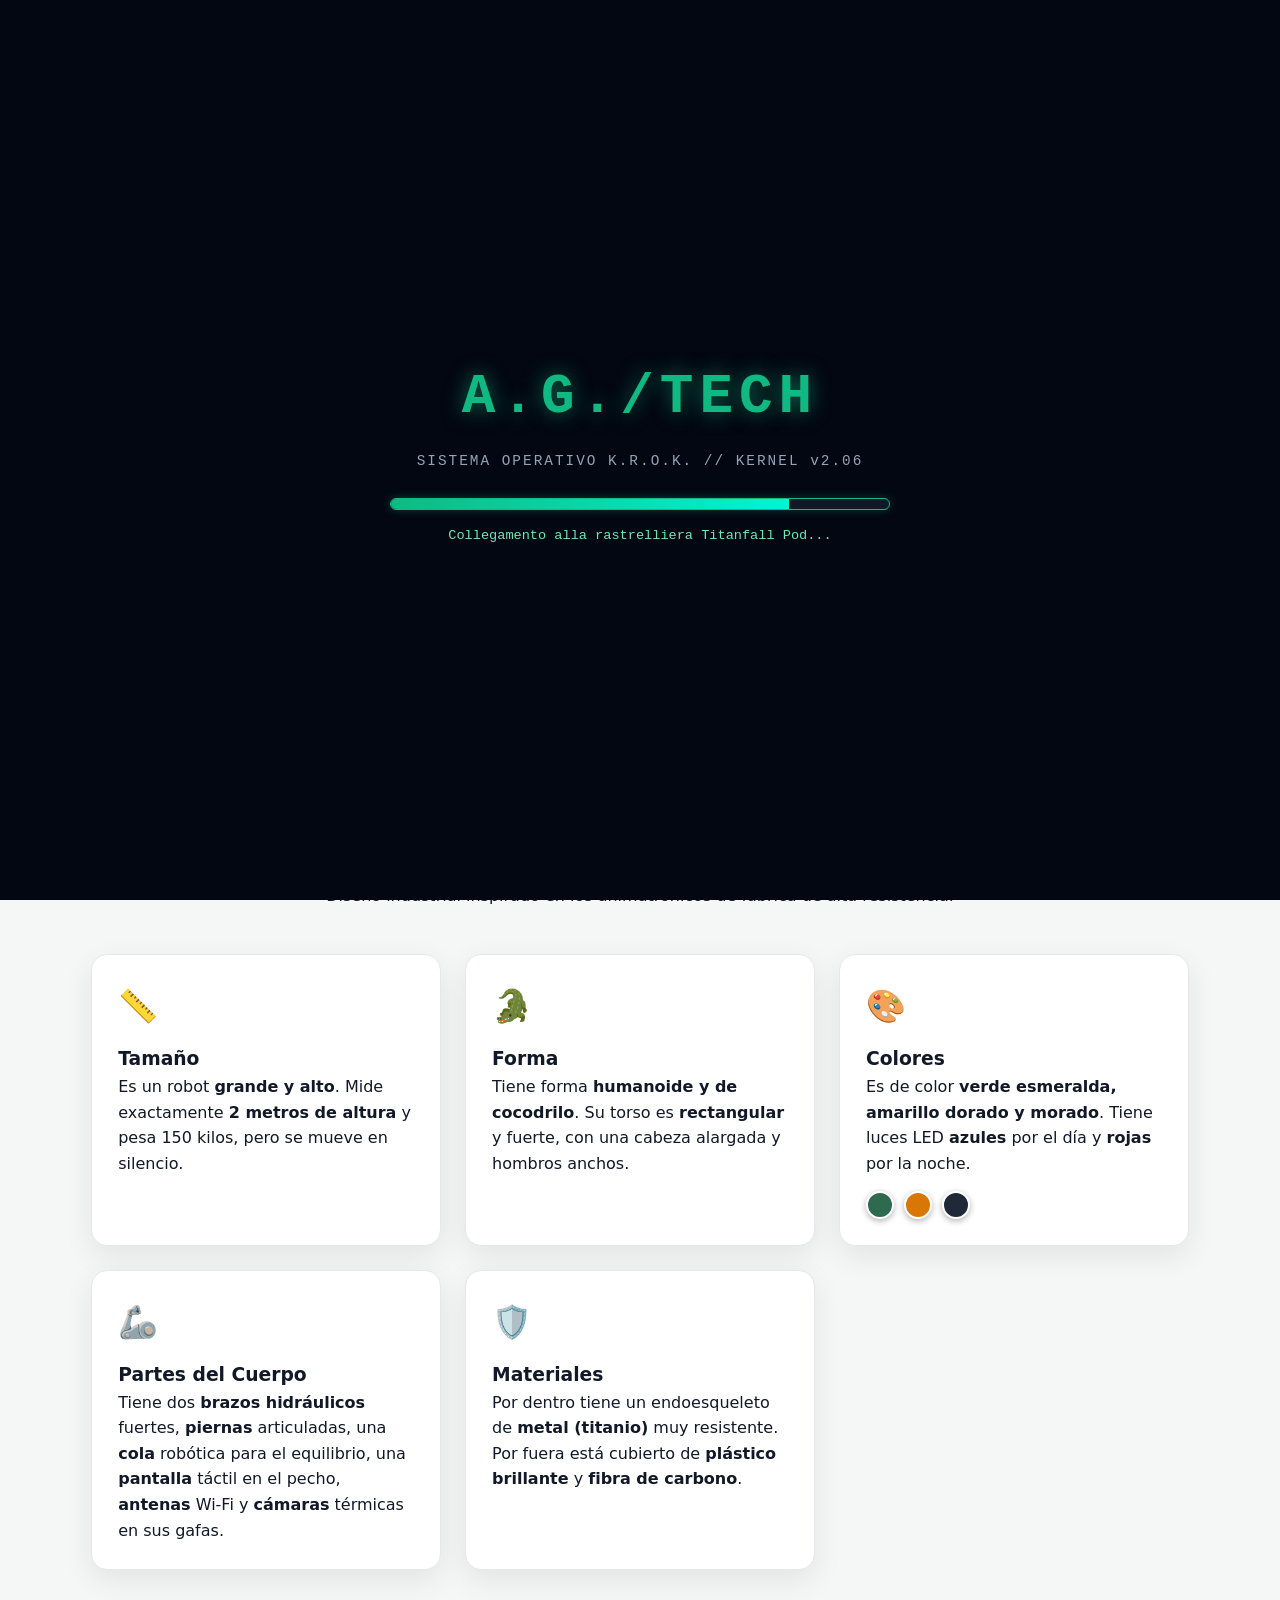
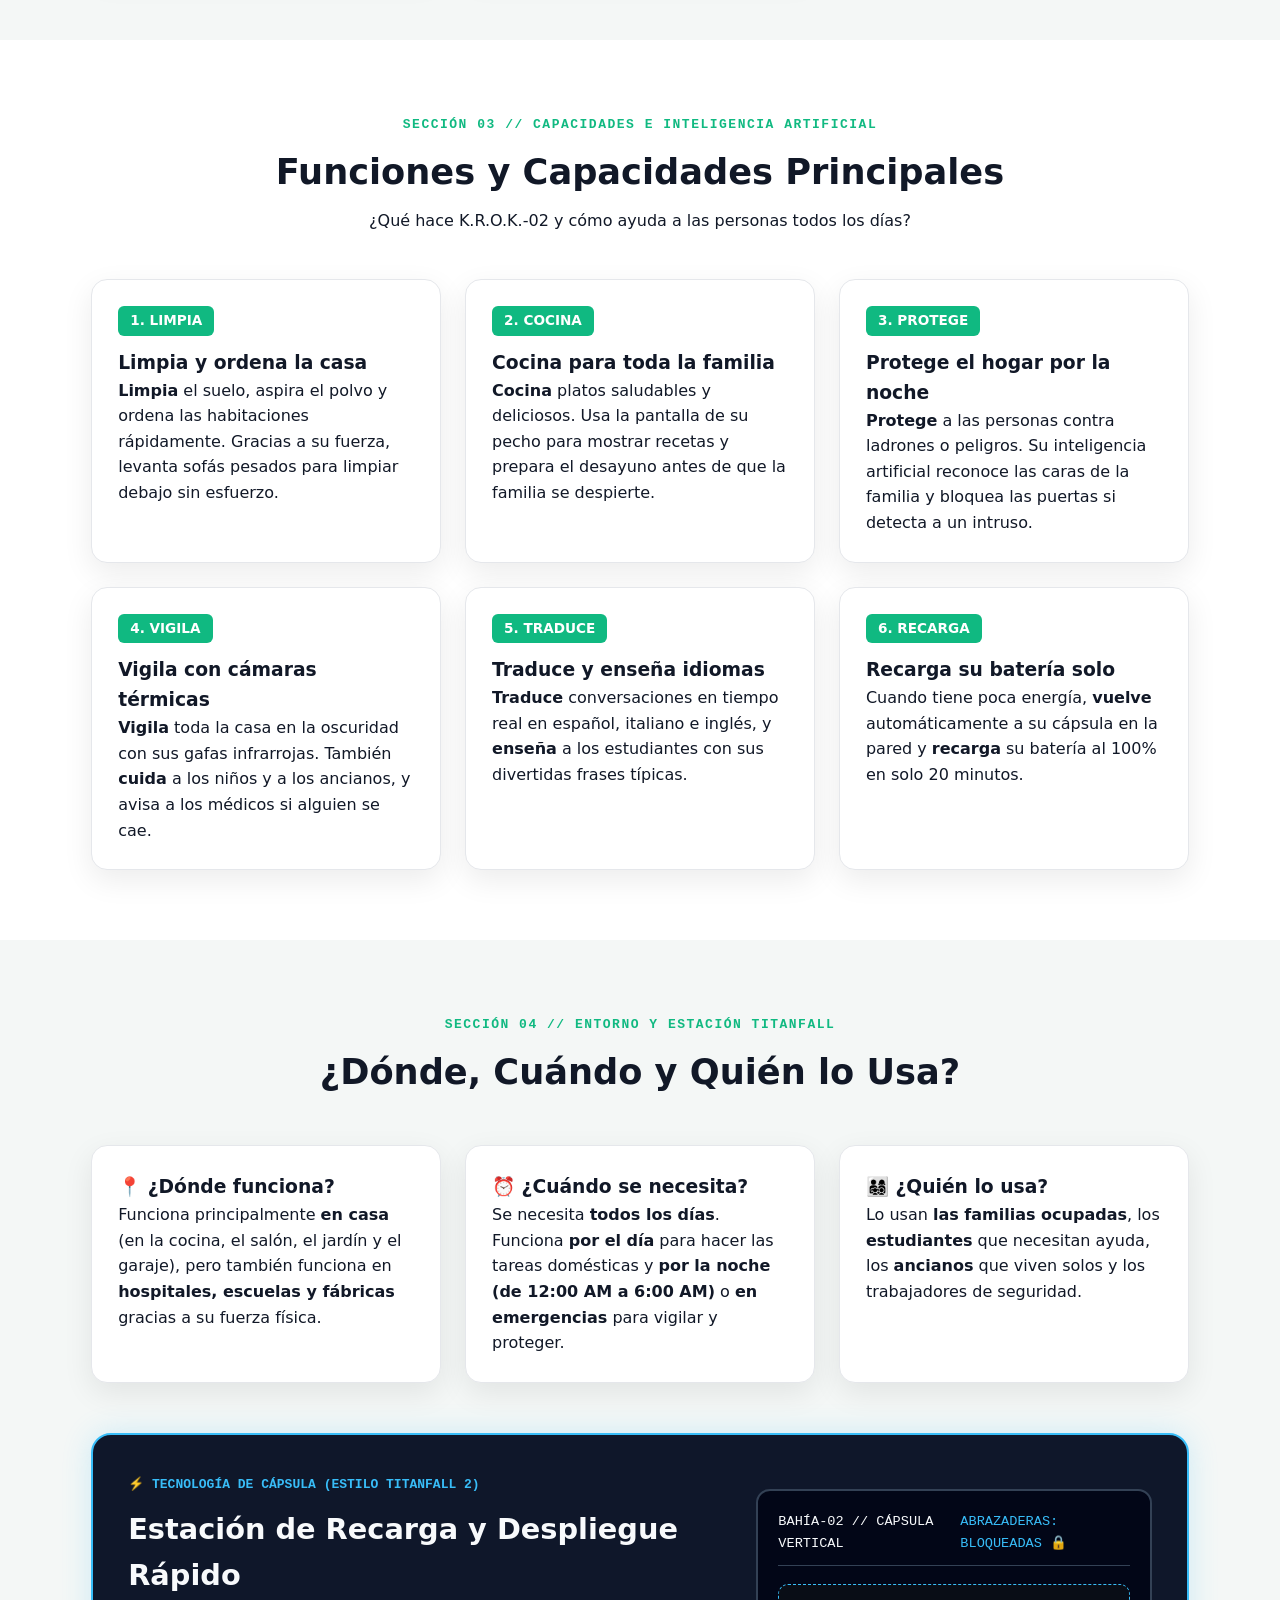
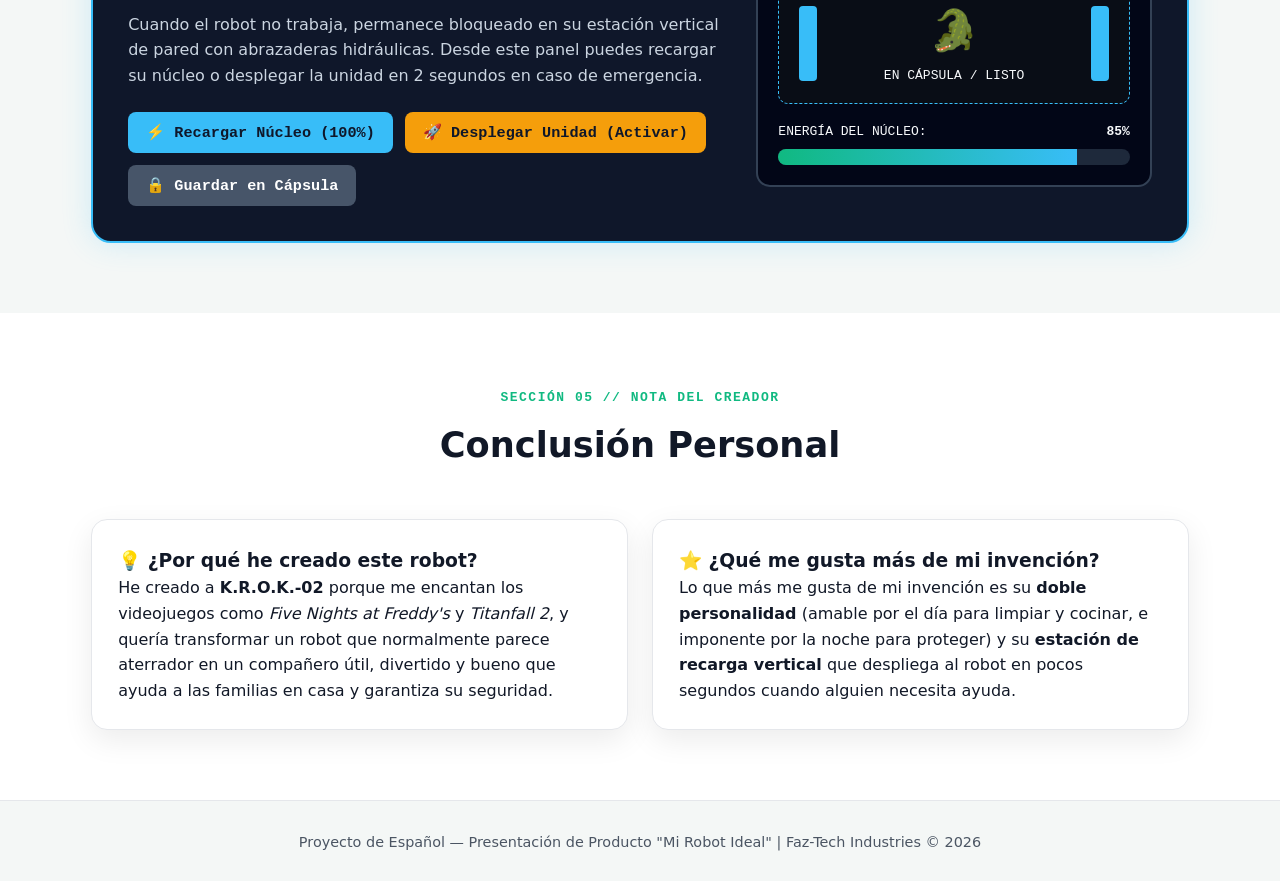
<file: index.html>
<!DOCTYPE html>
<html lang="es">
<head>
  <meta charset="UTF-8" />
  <meta name="viewport" content="width=device-width, initial-scale=1.0" />
  <title>K.R.O.K.| A.G./Tech Domestic & Security Animatronic</title>
  <!-- Alligator Favicon for URL Search Bar -->
  <link rel="icon" href="data:image/svg+xml,<svg xmlns=%22http://www.w3.org/2000/svg%22 viewBox=%220 0 100 100%22><text y=%22.9em%22 font-size=%2290%22>🐊</text></svg>">
  <link rel="stylesheet" href="style.css" />
</head>
<body class="day-mode">

  <!-- =========================================================
       SCHERMATA DI BOOT (LOADING) & TERMINALE DI SICUREZZA FAZ-TECH
       ========================================================= -->
  <div id="bootScreen" class="boot-screen">
    <!-- FASE 1: CARICAMENTO INIZIALE -->
    <div id="bootLoader" class="boot-loader-box">
      <div class="boot-logo">A.G./TECH</div>
      <div class="boot-sub">SISTEMA OPERATIVO K.R.O.K. // KERNEL v2.06</div>
      
      <div class="boot-bar-container">
        <div id="bootBar" class="boot-bar-fill"></div>
      </div>
      
      <div id="bootLog" class="boot-log-text">Inizializzazione firmware animatronico...</div>
    </div>

    <!-- FASE 2: TERMINALE LOGIN & SIMULAZIONE PASSKEY -->
    <div id="securityTerminal" class="security-terminal-box" style="display: none;">
      <div class="terminal-header">
        <span class="terminal-dot red"></span>
        <span class="terminal-dot yellow"></span>
        <span class="terminal-dot green"></span>
        <span class="terminal-title">A.G./TECH // AUTENTICAZIONE IMPIEGATO</span>
      </div>

      <div class="terminal-body">
        <div class="terminal-avatar">🐊</div>
        <h3>TERMINALE DI SICUREZZA FAZ-TECH</h3>
        <p class="terminal-instruction">Inserisci le credenziali di servizio o effettua la scansione Passkey.</p>

        <form id="loginForm" onsubmit="handleLoginSubmit(event)">
          <div class="input-group">
            <label for="empId">ID Impiegato / Nome utente:</label>
            <input type="text" id="empId" placeholder="es. FAZ-GUARD-01 o KROK" autocomplete="off" required />
          </div>

          <div class="input-group">
            <label for="empPin">Codice di Sicurezza (PIN):</label>
            <input type="password" id="empPin" placeholder="es. 1987" autocomplete="off" />
          </div>

          <div id="loginFeedback" class="login-feedback"></div>

          <div class="terminal-actions">
            <button type="submit" class="term-btn btn-auth">
              🔑 Accedi con PIN
            </button>

            <!-- SIMULAZIONE PASSKEY BIOMETRICA -->
            <button type="button" class="term-btn btn-passkey" onclick="simulatePasskey()">
              <span id="passkeyIcon">👆</span> <span id="passkeyText">Scansione Passkey / Impronta</span>
            </button>
          </div>
        </form>

        <!-- PULSANTE PER IL DOCENTE / BYPASS RAPIDO -->
        <div class="bypass-wrapper">
          <button type="button" class="btn-bypass" onclick="bypassLogin()">
            🔓 Accesso Rapido Docente / Ospite
          </button>
        </div>
      </div>
    </div>
  </div>

  <!-- =========================================================
       MODALITÀ SLEEP / STANDBY DEL SISTEMA
       ========================================================= -->
  <div id="sleepOverlay" class="sleep-overlay" style="display: none;" onclick="wakeFromSleep()">
    <div class="sleep-scanlines"></div>
    <div class="sleep-content" onclick="event.stopPropagation()">
      <div class="sleep-indicator">
        <div class="sleep-pulse"></div>
        <span class="sleep-icon">💤</span>
      </div>
      <h2 class="sleep-title" data-i18n="sleep_title">SISTEMA EN SUSPENSIÓN (STANDBY)</h2>
      <p class="sleep-sub" data-i18n="sleep_sub">A.G./TECH K.R.O.K.-02 en modo de ahorro energético. Circuitos hidráulicos en reposo.</p>
      
      <div class="sleep-battery-status">
        <span data-i18n="sleep_battery_label">BATERÍA DE RESERVA:</span> <span id="sleepBatteryPercent">85%</span> ⚡
      </div>

      <button type="button" class="wake-btn" onclick="wakeFromSleep()">
        ⚡ <span data-i18n="btn_wake_up">Reactivar Sistema</span>
      </button>

      <span class="sleep-hint" data-i18n="sleep_hint">Haz clic en cualquier parte o pulsa una tecla para despertar la unidad</span>
    </div>
  </div>

  <!-- FNAF 12:00 AM SECURITY CAMERA OVERLAY (Visible in Night Mode) -->
  <div class="fnaf-hud" id="fnafHud">
    <div class="fnaf-top-left">
      <span class="rec-dot"></span> <span data-i18n="hud_cam">REC // CAM 01A - SALÓN PRINCIPAL</span>
    </div>
    <div class="fnaf-top-right">
      <span id="fnafClock">12:00 AM</span> | <span data-i18n="hud_night">NOCHE 1</span>
    </div>
    <div class="fnaf-bottom-left">
      <span data-i18n="hud_battery_label">BATERÍA DEL SISTEMA:</span> <span id="hudBattery">85%</span> 🔋
    </div>
    <div class="scanlines"></div>
  </div>

  <!-- NAVIGATION BAR -->
  <header class="navbar">
    <div class="logo">
      <span class="logo-icon">🐊</span> A.G./TECH <strong>K.R.O.K.</strong>
    </div>

    <nav class="nav-links">
      <a href="#identificacion" data-i18n="nav_id">1. Identificación</a>
      <a href="#descripcion" data-i18n="nav_desc">2. Descripción</a>
      <a href="#funciones" data-i18n="nav_func">3. Funciones</a>
      <a href="#uso" data-i18n="nav_use">4. Uso y Estación</a>
      <a href="#conclusion" data-i18n="nav_conc">5. Conclusión</a>
    </nav>

    <div class="controls">
      <!-- Language Switcher -->
      <div class="lang-switch">
        <button class="lang-btn active" onclick="setLanguage('es')">🇪🇸 ES</button>
        <button class="lang-btn" onclick="setLanguage('it')">🇮🇹 IT</button>
        <button class="lang-btn" onclick="setLanguage('en')">🇬🇧 EN</button>
      </div>

      <!-- Day / Night Mode Toggle -->
      <button class="mode-toggle" id="modeToggleBtn" onclick="toggleNightMode()">
        🌙 <span data-i18n="btn_night_mode">Modo Guardia (12 AM)</span>
      </button>

      <!-- Sleep Mode Toggle Button -->
      <button class="sleep-toggle" id="sleepToggleBtn" onclick="enterSleepMode()" title="Standby">
        💤 <span data-i18n="btn_sleep_mode">Suspender</span>
      </button>
    </div>
  </header>

  <!-- =========================================================
       SECCIÓN 1: IDENTIFICACIÓN DEL ROBOT
       ========================================================= -->
  <section id="identificacion" class="hero-section">
    <div class="hero-content">
      <div class="badges">
        <span class="badge" data-i18n="badge_type1">🏠 Robot Doméstico y de Seguridad</span>
        <span class="badge" data-i18n="badge_type2">🐊 Humanoide Animatrónico</span>
        <span class="badge badge-factory" data-i18n="badge_type3">⚙️ Serie Réplica de Fábrica</span>
      </div>

      <h1 class="hero-title">K.R.O.K. - 02 <span class="subtitle-tag" data-i18n="hero_model_tag">("MONTY-HOGAR")</span></h1>
      <p class="hero-subtitle" data-i18n="hero_desc">
        El primer animatrónico inteligente de doble propósito. Por el día es un asistente doméstico amable que limpia y cocina; por la noche es un guardián de seguridad con inteligencia artificial que protege tu hogar.
      </p>

      <!-- INTERACTIVE VOICE BOX (MODI DI DIRE / IDIOMS) -->
      <div class="voice-box-container">
        <div class="speech-bubble" id="speechBubble">
          "¡Pan comido! La cocina ya está limpia, jefe."
        </div>
        <div class="voice-buttons">
          <button class="btn-primary" onclick="nextIdiom()">
            💬 <span data-i18n="btn_voice">Cambiar Frase Típica</span>
          </button>
        </div>
      </div>
    </div>

    <!-- VISUAL REPRESENTATION OF THE CROCODILE ANIMATRONIC -->
    <div class="hero-visual">
      <div class="robot-card">
        <div class="status-pill" id="robotModeBadge" data-i18n="status_day">
          ☀️ MODO DÍA: ASISTENTE DOMÉSTICO
        </div>

        <!-- Custom Interactive SVG Cyber-Crocodile Animatronic -->
        <svg class="croc-svg" viewBox="0 0 320 380" xmlns="http://www.w3.org/2000/svg">
          <!-- Glow Aura -->
          <circle cx="160" cy="190" r="135" class="svg-aura" />
          <!-- Mechanical Tail -->
          <path d="M 230 290 Q 295 310 305 260 Q 285 240 240 260 Z" fill="#1e4d2b" stroke="#00ff88" stroke-width="2"/>
          <!-- Endoskeleton Neck & Shoulders -->
          <rect x="135" y="135" width="50" height="35" fill="#2b2d42" stroke="#8d99ae" stroke-width="2" />
          <!-- Hydraulic Shoulder Pads (Purple / Gold like Monty) -->
          <path d="M 45 165 L 105 150 L 95 205 L 40 195 Z" class="armor-secondary" fill="#7209b7" stroke="#f72585" stroke-width="2"/>
          <path d="M 275 165 L 215 150 L 225 205 L 280 195 Z" class="armor-secondary" fill="#7209b7" stroke="#f72585" stroke-width="2"/>
          <!-- Heavy Hydraulic Arms -->
          <rect x="50" y="200" width="38" height="95" rx="10" class="armor-main" fill="#2d6a4f" stroke="#52b788" stroke-width="2"/>
          <rect x="232" y="200" width="38" height="95" rx="10" class="armor-main" fill="#2d6a4f" stroke="#52b788" stroke-width="2"/>
          <!-- Claws -->
          <circle cx="69" cy="305" r="18" fill="#2b2d42" stroke="#ffd166" stroke-width="2"/>
          <circle cx="251" cy="305" r="18" fill="#2b2d42" stroke="#ffd166" stroke-width="2"/>
          <!-- Torso / Chest Armor -->
          <rect x="95" y="160" width="130" height="150" rx="18" class="armor-main" fill="#2d6a4f" stroke="#52b788" stroke-width="3"/>
          <!-- Yellow Plated Chest Belly -->
          <rect x="112" y="175" width="96" height="120" rx="10" fill="#ffd166" />
          <!-- Built-in Chest Digital Screen -->
          <rect x="122" y="190" width="76" height="55" rx="6" fill="#0d1b2a" stroke="#00b4d8" stroke-width="2"/>
          <text x="160" y="222" text-anchor="middle" fill="#00f5d4" font-family="monospace" font-size="11" font-weight="bold" id="chestScreenText">OK 85%</text>
          <!-- Crocodile Head / Snout -->
          <rect x="105" y="55" width="110" height="90" rx="16" class="armor-main" fill="#2d6a4f" stroke="#52b788" stroke-width="3"/>
          <!-- Red/Gold Mohawk Crest -->
          <polygon points="160,18 142,55 178,55" fill="#e63946" stroke="#ffd166" stroke-width="2"/>
          <!-- Smart Star/Cyber Visor Glasses -->
          <rect x="100" y="72" width="120" height="30" rx="6" fill="#111" stroke="#ffd166" stroke-width="2.5"/>
          <!-- Glowing Animatronic Eyes -->
          <circle cx="135" cy="87" r="9" class="robot-eye" fill="#00f5d4"/>
          <circle cx="185" cy="87" r="9" class="robot-eye" fill="#00f5d4"/>
          <!-- Crocodile Jaw & Teeth -->
          <rect x="115" y="115" width="90" height="22" rx="5" fill="#1b4332"/>
          <polygon points="125,115 132,127 139,115" fill="#ffffff"/>
          <polygon points="145,115 152,127 159,115" fill="#ffffff"/>
          <polygon points="165,115 172,127 179,115" fill="#ffffff"/>
          <polygon points="185,115 192,127 199,115" fill="#ffffff"/>
        </svg>

        <p class="visual-caption" data-i18n="visual_caption">
          Vista frontal del modelo K.R.O.K.-02 con pantalla en el pecho y gafas térmicas.
        </p>
      </div>
    </div>
  </section>

  <!-- =========================================================
       SECCIÓN 2: DESCRIPCIÓN FÍSICA
       ========================================================= -->
  <section id="descripcion" class="section">
    <div class="section-header">
      <span class="section-tag" data-i18n="sec2_tag">SECCIÓN 02 // ESPECIFICACIONES FÍSICAS</span>
      <h2 data-i18n="sec2_title">Descripción Física del Robot</h2>
      <p data-i18n="sec2_subtitle">Diseño industrial inspirado en los animatrónicos de fábrica de alta resistencia.</p>
    </div>

    <div class="specs-grid">
      <!-- Tamaño -->
      <div class="spec-card">
        <div class="spec-icon">📏</div>
        <h3 data-i18n="spec_size_title">Tamaño</h3>
        <p data-i18n="spec_size_desc">
          Es un robot <strong>grande y alto</strong>. Mide exactamente <strong>2 metros de altura</strong> y pesa 150 kilos, pero se mueve en silencio.
        </p>
      </div>

      <!-- Forma -->
      <div class="spec-card">
        <div class="spec-icon">🐊</div>
        <h3 data-i18n="spec_shape_title">Forma</h3>
        <p data-i18n="spec_shape_desc">
          Tiene forma <strong>humanoide y de cocodrilo</strong>. Su torso es <strong>rectangular</strong> y fuerte, con una cabeza alargada y hombros anchos.
        </p>
      </div>

      <!-- Color -->
      <div class="spec-card">
        <div class="spec-icon">🎨</div>
        <h3 data-i18n="spec_color_title">Colores</h3>
        <p data-i18n="spec_color_desc">
          Es de color <strong>verde esmeralda, amarillo dorado y morado</strong>. Tiene luces LED <strong>azules</strong> por el día y <strong>rojas</strong> por la noche.
        </p>
        <div class="color-swatches">
          <button class="swatch swatch-green" id="swatch1" onclick="changeArmorColor('#2d6a4f', '#7209b7')" title="Verde Original"></button>
          <button class="swatch swatch-gold" id="swatch2" onclick="changeArmorColor('#d97706', '#1e3a8a')" title="Edición Dorada"></button>
          <button class="swatch swatch-stealth" id="swatch3" onclick="changeArmorColor('#1f2937', '#991b1b')" title="Negro Táctico"></button>
        </div>
      </div>

      <!-- Partes -->
      <div class="spec-card">
        <div class="spec-icon">🦾</div>
        <h3 data-i18n="spec_parts_title">Partes del Cuerpo</h3>
        <p data-i18n="spec_parts_desc">
          Tiene dos <strong>brazos hidráulicos</strong> fuertes, <strong>piernas</strong> articuladas, una <strong>cola</strong> robótica para el equilibrio, una <strong>pantalla</strong> táctil en el pecho, <strong>antenas</strong> Wi-Fi y <strong>cámaras</strong> térmicas en sus gafas.
        </p>
      </div>

      <!-- Material -->
      <div class="spec-card">
        <div class="spec-icon">🛡️</div>
        <h3 data-i18n="spec_mat_title">Materiales</h3>
        <p data-i18n="spec_mat_desc">
          Por dentro tiene un endoesqueleto de <strong>metal (titanio)</strong> muy resistente. Por fuera está cubierto de <strong>plástico brillante</strong> y <strong>fibra de carbono</strong>.
        </p>
      </div>
    </div>
  </section>

  <!-- =========================================================
       SECCIÓN 3: FUNCIONES Y CAPACIDADES (VERBOS EN PRESENTE)
       ========================================================= -->
  <section id="funciones" class="section alt-bg">
    <div class="section-header">
      <span class="section-tag" data-i18n="sec3_tag">SECCIÓN 03 // CAPACIDADES E INTELIGENCIA ARTIFICIAL</span>
      <h2 data-i18n="sec3_title">Funciones y Capacidades Principales</h2>
      <p data-i18n="sec3_subtitle">¿Qué hace K.R.O.K.-02 y cómo ayuda a las personas todos los días?</p>
    </div>

    <div class="functions-grid">
      <!-- Función 1: LIMPIA -->
      <div class="func-card">
        <span class="verb-badge" data-i18n="verb_1">1. LIMPIA</span>
        <h3 data-i18n="func1_title">Limpia y ordena la casa</h3>
        <p data-i18n="func1_desc">
          <strong>Limpia</strong> el suelo, aspira el polvo y ordena las habitaciones rápidamente. Gracias a su fuerza, levanta sofás pesados para limpiar debajo sin esfuerzo.
        </p>
      </div>

      <!-- Función 2: COCINA -->
      <div class="func-card">
        <span class="verb-badge" data-i18n="verb_2">2. COCINA</span>
        <h3 data-i18n="func2_title">Cocina para toda la familia</h3>
        <p data-i18n="func2_desc">
          <strong>Cocina</strong> platos saludables y deliciosos. Usa la pantalla de su pecho para mostrar recetas y prepara el desayuno antes de que la familia se despierte.
        </p>
      </div>

      <!-- Función 3: PROTEGE -->
      <div class="func-card">
        <span class="verb-badge" data-i18n="verb_3">3. PROTEGE</span>
        <h3 data-i18n="func3_title">Protege el hogar por la noche</h3>
        <p data-i18n="func3_desc">
          <strong>Protege</strong> a las personas contra ladrones o peligros. Su inteligencia artificial reconoce las caras de la familia y bloquea las puertas si detecta a un intruso.
        </p>
      </div>

      <!-- Función 4: VIGILA -->
      <div class="func-card">
        <span class="verb-badge" data-i18n="verb_4">4. VIGILA</span>
        <h3 data-i18n="func4_title">Vigila con cámaras térmicas</h3>
        <p data-i18n="func4_desc">
          <strong>Vigila</strong> toda la casa en la oscuridad con sus gafas infrarrojas. También <strong>cuida</strong> a los niños y a los ancianos, y avisa a los médicos si alguien se cae.
        </p>
      </div>

      <!-- Función 5: TRADUCE -->
      <div class="func-card">
        <span class="verb-badge" data-i18n="verb_5">5. TRADUCE</span>
        <h3 data-i18n="func5_title">Traduce y enseña idiomas</h3>
        <p data-i18n="func5_desc">
          <strong>Traduce</strong> conversaciones en tiempo real en español, italiano e inglés, y <strong>enseña</strong> a los estudiantes con sus divertidas frases típicas.
        </p>
      </div>

      <!-- Función 6: RECARGA -->
      <div class="func-card">
        <span class="verb-badge" data-i18n="verb_6">6. RECARGA</span>
        <h3 data-i18n="func6_title">Recarga su batería solo</h3>
        <p data-i18n="func6_desc">
          Cuando tiene poca energía, <strong>vuelve</strong> automáticamente a su cápsula en la pared y <strong>recarga</strong> su batería al 100% en solo 20 minutos.
        </p>
      </div>
    </div>
  </section>

  <!-- =========================================================
       SECCIÓN 4: DÓNDE Y CUÁNDO SE USA + TITANFALL 2 POD
       ========================================================= -->
  <section id="uso" class="section">
    <div class="section-header">
      <span class="section-tag" data-i18n="sec4_tag">SECCIÓN 04 // ENTORNO Y ESTACIÓN TITANFALL</span>
      <h2 data-i18n="sec4_title">¿Dónde, Cuándo y Quién lo Usa?</h2>
    </div>

    <!-- 3 Pillar Cards -->
    <div class="usage-grid">
      <div class="usage-card">
        <h3>📍 <span data-i18n="where_title">¿Dónde funciona?</span></h3>
        <p data-i18n="where_desc">
          Funciona principalmente <strong>en casa</strong> (en la cocina, el salón, el jardín y el garaje), pero también funciona en <strong>hospitales, escuelas y fábricas</strong> gracias a su fuerza física.
        </p>
      </div>

      <div class="usage-card">
        <h3>⏰ <span data-i18n="when_title">¿Cuándo se necesita?</span></h3>
        <p data-i18n="when_desc">
          Se necesita <strong>todos los días</strong>. Funciona <strong>por el día</strong> para hacer las tareas domésticas y <strong>por la noche (de 12:00 AM a 6:00 AM)</strong> o <strong>en emergencias</strong> para vigilar y proteger.
        </p>
      </div>

      <div class="usage-card">
        <h3>👨‍👩‍👧‍👦 <span data-i18n="who_title">¿Quién lo usa?</span></h3>
        <p data-i18n="who_desc">
          Lo usan <strong>las familias ocupadas</strong>, los <strong>estudiantes</strong> que necesitan ayuda, los <strong>ancianos</strong> que viven solos y los trabajadores de seguridad.
        </p>
      </div>
    </div>

    <!-- TITANFALL 2 INTERACTIVE RECHARGE & DEPLOYMENT STATION -->
    <div class="titanfall-station">
      <div class="tf-info">
        <span class="tf-tag">⚡ <span data-i18n="tf_tag">TECNOLOGÍA DE CÁPSULA (ESTILO TITANFALL 2)</span></span>
        <h3 data-i18n="tf_title">Estación de Recarga y Despliegue Rápido</h3>
        <p data-i18n="tf_desc">
          Cuando el robot no trabaja, permanece bloqueado en su estación vertical de pared con abrazaderas hidráulicas. Desde este panel puedes recargar su núcleo o desplegar la unidad en 2 segundos en caso de emergencia.
        </p>

        <div class="tf-controls">
          <button class="tf-btn tf-btn-charge" onclick="chargeRobot()">
            ⚡ <span data-i18n="tf_btn_charge">Recargar Núcleo (100%)</span>
          </button>
          <button class="tf-btn tf-btn-deploy" onclick="deployRobot()">
            🚀 <span data-i18n="tf_btn_deploy">Desplegar Unidad (Activar)</span>
          </button>
          <button class="tf-btn tf-btn-dock" onclick="dockRobot()">
            🔒 <span data-i18n="tf_btn_dock">Guardar en Cápsula</span>
          </button>
        </div>
      </div>

      <div class="tf-pod-hud">
        <div class="pod-header">
          <span data-i18n="pod_bay_title">BAHÍA-02 // CÁPSULA VERTICAL</span>
          <span id="podClamps" class="clamp-locked">ABRAZADERAS: BLOQUEADAS 🔒</span>
        </div>

        <div class="pod-chamber" id="podChamber">
          <div class="clamp clamp-left"></div>
          <div class="pod-core" id="podCore">
            <span id="podStatusIcon">🐊</span>
            <p id="podStatusText" data-i18n="pod_status_docked">EN CÁPSULA / LISTO</p>
          </div>
          <div class="clamp clamp-right"></div>
        </div>

        <div class="battery-wrapper">
          <div class="battery-label">
            <span data-i18n="tf_battery_label">ENERGÍA DEL NÚCLEO:</span>
            <strong id="batteryPercent">85%</strong>
          </div>
          <div class="battery-bar-bg">
            <div class="battery-bar-fill" id="batteryBarFill" style="width: 85%;"></div>
          </div>
        </div>
      </div>
    </div>
  </section>

  <!-- =========================================================
       SECCIÓN 5: CONCLUSIÓN PERSONAL
       ========================================================= -->
  <section id="conclusion" class="section alt-bg">
    <div class="section-header">
      <span class="section-tag" data-i18n="sec5_tag">SECCIÓN 05 // NOTA DEL CREADOR</span>
      <h2 data-i18n="sec5_title">Conclusión Personal</h2>
    </div>

    <div class="conclusion-box">
      <div class="conclusion-card">
        <h3>💡 <span data-i18n="why_title">¿Por qué he creado este robot?</span></h3>
        <p data-i18n="why_desc">
          He creado a <strong>K.R.O.K.-02</strong> porque me encantan los videojuegos como <em>Five Nights at Freddy's</em> y <em>Titanfall 2</em>, y quería transformar un robot que normalmente parece aterrador en un compañero útil, divertido y bueno que ayuda a las familias en casa y garantiza su seguridad.
        </p>
      </div>

      <div class="conclusion-card">
        <h3>⭐ <span data-i18n="fav_title">¿Qué me gusta más de mi invención?</span></h3>
        <p data-i18n="fav_desc">
          Lo que más me gusta de mi invención es su <strong>doble personalidad</strong> (amable por el día para limpiar y cocinar, e imponente por la noche para proteger) y su <strong>estación de recarga vertical</strong> que despliega al robot en pocos segundos cuando alguien necesita ayuda.
        </p>
      </div>
    </div>
  </section>

  <footer class="footer">
    <p data-i18n="footer_text">Proyecto de Español — Presentación de Producto "Mi Robot Ideal" | Faz-Tech Industries © 2026</p>
  </footer>

  <script src="script.js"></script>
</body>
</html>
</file>
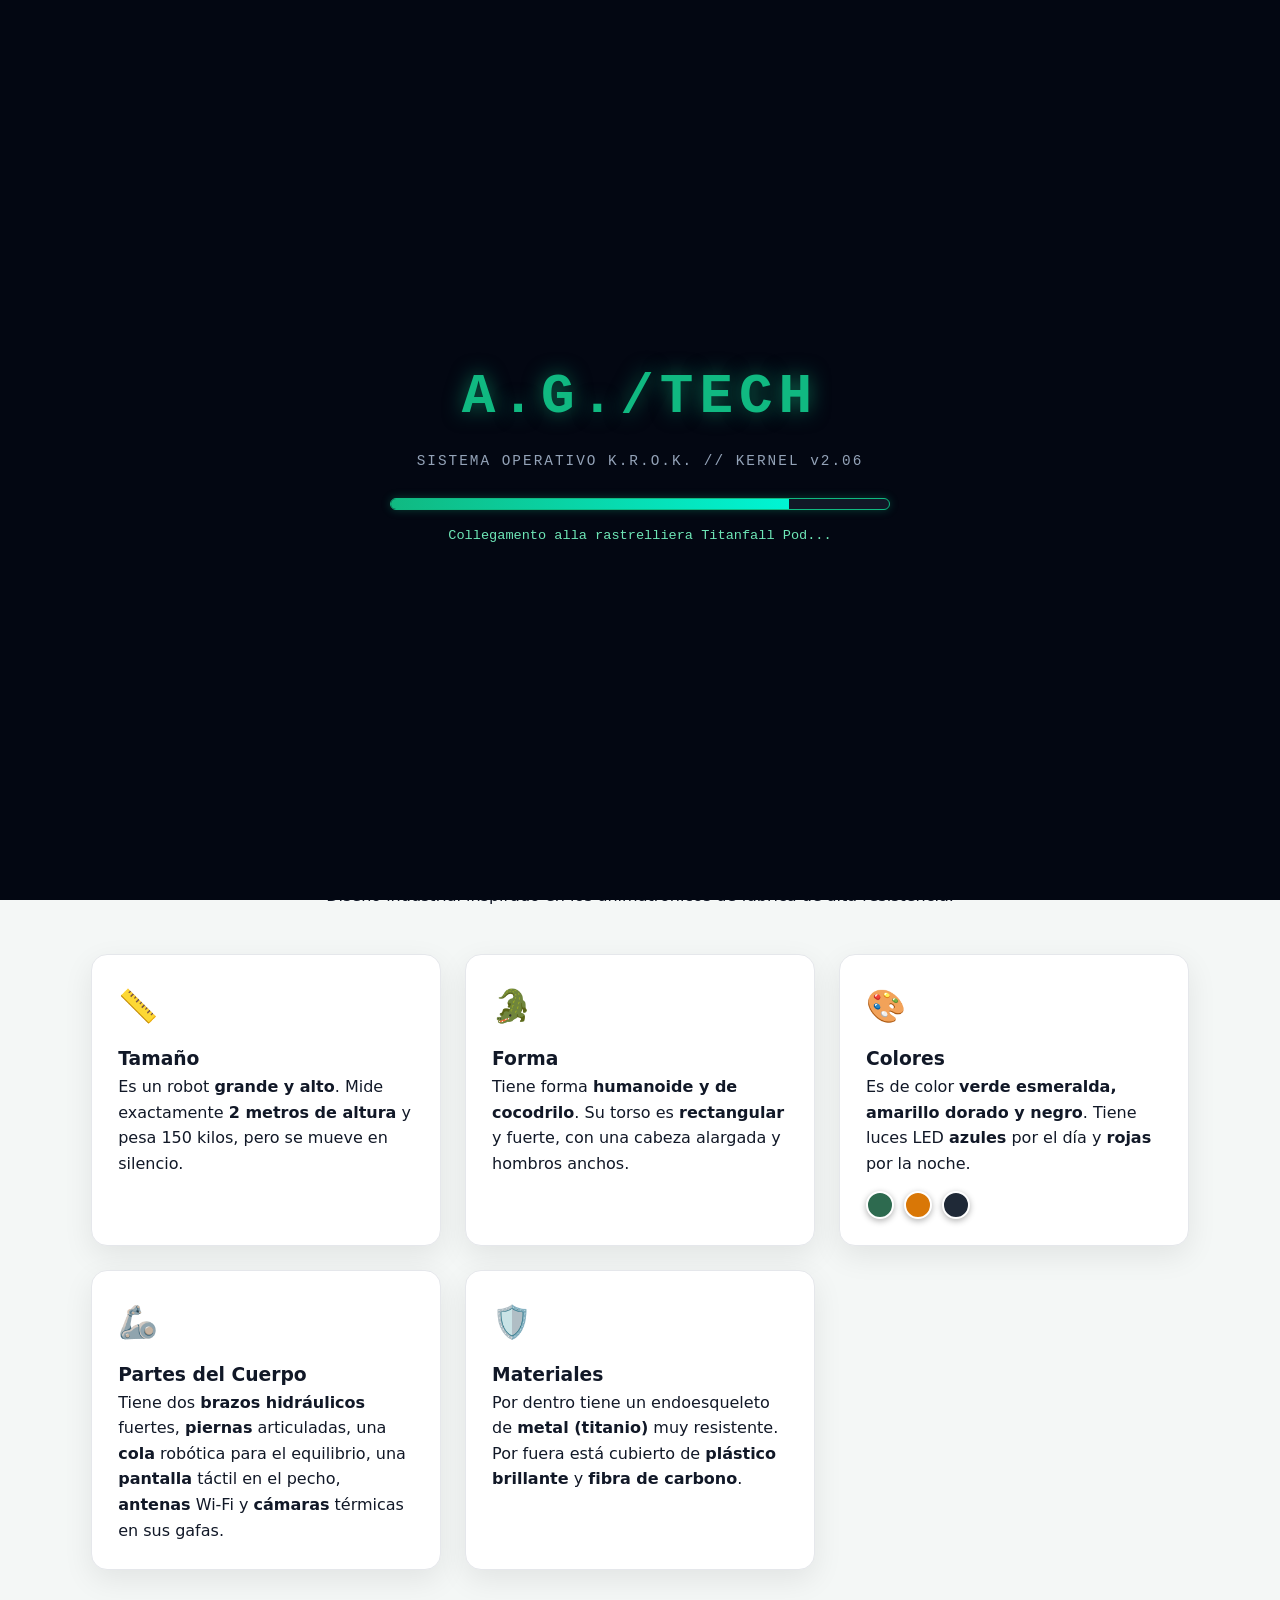
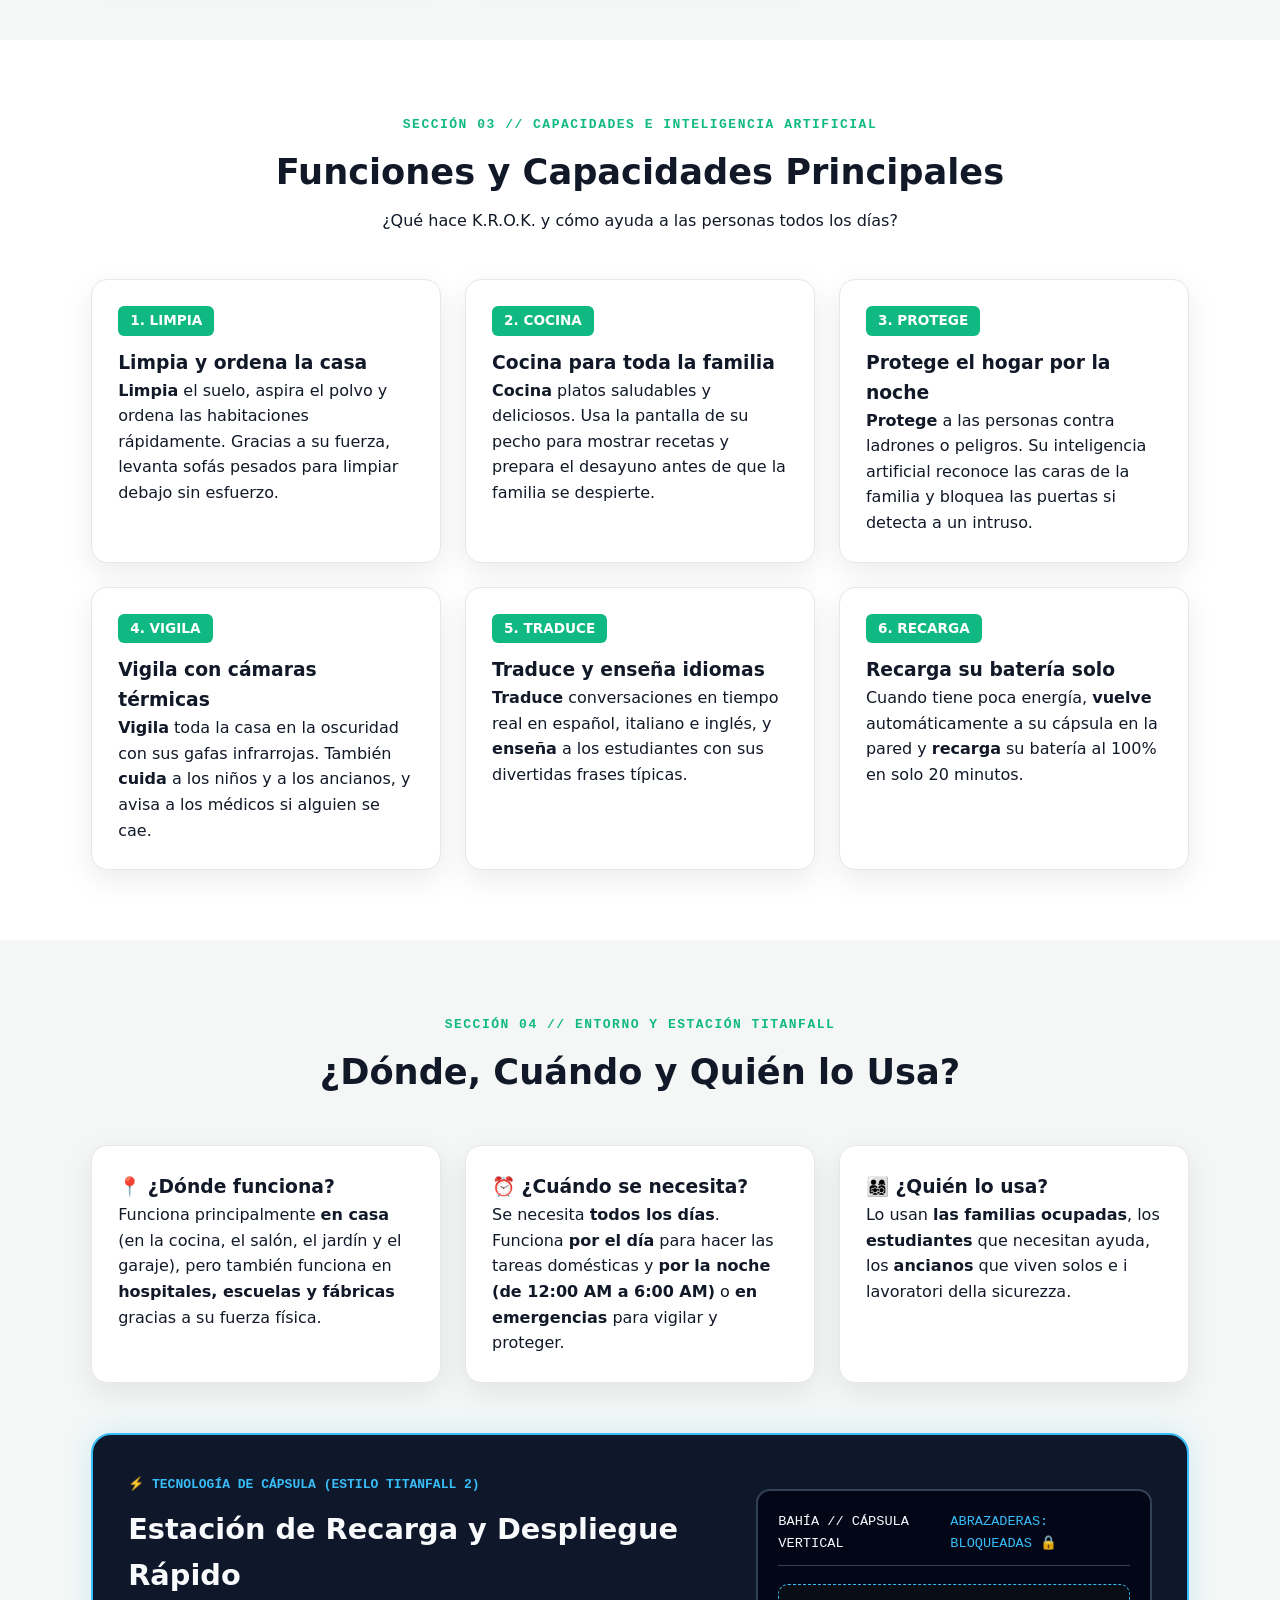
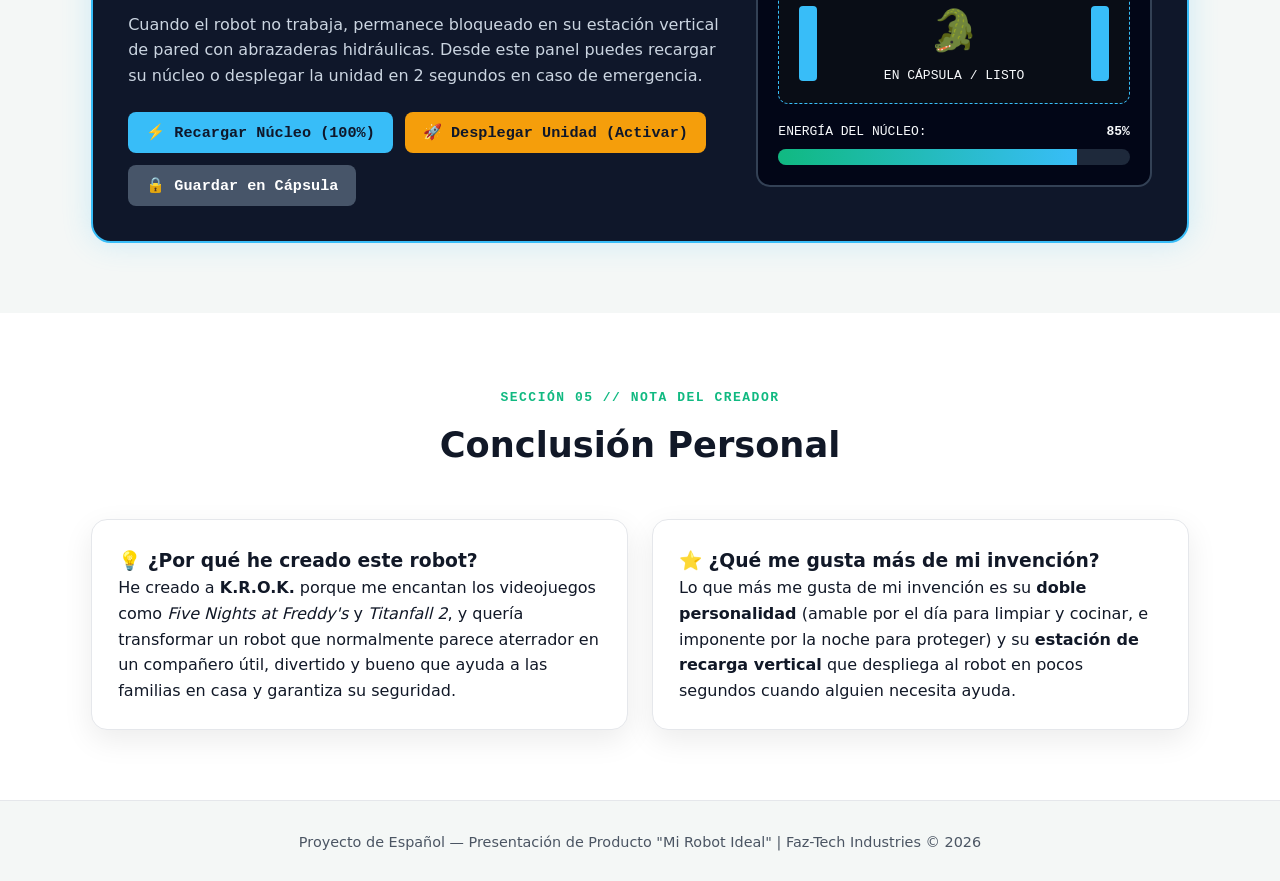
<file: sito-per-spagnolo-K.R.O.K-main/index.html>
<!DOCTYPE html>
<html lang="es">
<head>
  <meta charset="UTF-8" />
  <meta name="viewport" content="width=device-width, initial-scale=1.0" />
  <title>K.R.O.K. | A.G./Tech Domestic & Security Animatronic</title>
  <!-- Alligator Favicon for URL Search Bar -->
  <link rel="icon" href="data:image/svg+xml,<svg xmlns=%22http://www.w3.org/2000/svg%22 viewBox=%220 0 100 100%22><text y=%22.9em%22 font-size=%2290%22>🐊</text></svg>">
  <link rel="stylesheet" href="style.css" />
</head>
<body class="day-mode">

  <!-- =========================================================
       SCHERMATA DI BOOT (LOADING) & TERMINALE DI SICUREZZA FAZ-TECH
       ========================================================= -->
  <div id="bootScreen" class="boot-screen">
    <!-- FASE 1: CARICAMENTO INIZIALE -->
    <div id="bootLoader" class="boot-loader-box">
      <div class="boot-logo">A.G./TECH</div>
      <div class="boot-sub">SISTEMA OPERATIVO K.R.O.K. // KERNEL v2.06</div>
      
      <div class="boot-bar-container">
        <div id="bootBar" class="boot-bar-fill"></div>
      </div>
      
      <div id="bootLog" class="boot-log-text">Inizializzazione firmware animatronico...</div>
    </div>

    <!-- FASE 2: TERMINALE LOGIN & SIMULAZIONE PASSKEY -->
    <div id="securityTerminal" class="security-terminal-box" style="display: none;">
      <div class="terminal-header">
        <span class="terminal-dot red"></span>
        <span class="terminal-dot yellow"></span>
        <span class="terminal-dot green"></span>
        <span class="terminal-title">A.G./TECH // AUTENTICAZIONE IMPIEGATO</span>
      </div>

      <div class="terminal-body">
        <div class="terminal-avatar">🐊</div>
        <h3>TERMINALE DI SICUREZZA FAZ-TECH</h3>
        <p class="terminal-instruction">Inserisci le credenziali di servizio o effettua la scansione Passkey.</p>

        <form id="loginForm" onsubmit="handleLoginSubmit(event)">
          <div class="input-group">
            <label for="empId">ID Impiegato / Nome utente:</label>
            <input type="text" id="empId" placeholder="es. FAZ-GUARD-01 o KROK" autocomplete="off" required />
          </div>

          <div class="input-group">
            <label for="empPin">Codice di Sicurezza (PIN):</label>
            <input type="password" id="empPin" placeholder="es. 1987" autocomplete="off" />
          </div>

          <div id="loginFeedback" class="login-feedback"></div>

          <div class="terminal-actions">
            <button type="submit" class="term-btn btn-auth">
              🔑 Accedi con PIN
            </button>

            <!-- SIMULAZIONE PASSKEY BIOMETRICA -->
            <button type="button" class="term-btn btn-passkey" onclick="simulatePasskey()">
              <span id="passkeyIcon">👆</span> <span id="passkeyText">Scansione Passkey / Impronta</span>
            </button>
          </div>
        </form>

        <!-- PULSANTE PER IL DOCENTE / BYPASS RAPIDO -->
        <div class="bypass-wrapper">
          <button type="button" class="btn-bypass" onclick="bypassLogin()">
            🔓 Accesso Rapido Docente / Ospite
          </button>
        </div>
      </div>
    </div>
  </div>

  <!-- =========================================================
       MODALITÀ SLEEP / STANDBY DEL SISTEMA
       ========================================================= -->
  <div id="sleepOverlay" class="sleep-overlay" style="display: none;" onclick="wakeFromSleep()">
    <div class="sleep-scanlines"></div>
    <div class="sleep-content" onclick="event.stopPropagation()">
      <div class="sleep-indicator">
        <div class="sleep-pulse"></div>
        <span class="sleep-icon">💤</span>
      </div>
      <h2 class="sleep-title" data-i18n="sleep_title">SISTEMA EN SUSPENSIÓN (STANDBY)</h2>
      <p class="sleep-sub" data-i18n="sleep_sub">A.G./TECH K.R.O.K. en modo de ahorro energético. Circuitos hidráulicos en reposo.</p>
      
      <div class="sleep-battery-status">
        <span data-i18n="sleep_battery_label">BATERÍA DE RESERVA:</span> <span id="sleepBatteryPercent">85%</span> ⚡
      </div>

      <button type="button" class="wake-btn" onclick="wakeFromSleep()">
        ⚡ <span data-i18n="btn_wake_up">Reactivar Sistema</span>
      </button>

      <span class="sleep-hint" data-i18n="sleep_hint">Haz clic en cualquier parte o pulsa una tecla para despertar la unidad</span>
    </div>
  </div>

  <!-- FNAF 12:00 AM SECURITY CAMERA OVERLAY (Visible in Night Mode) -->
  <div class="fnaf-hud" id="fnafHud">
    <div class="fnaf-top-left">
      <span class="rec-dot"></span> <span data-i18n="hud_cam">REC // CAM 01A - SALÓN PRINCIPAL</span>
    </div>
    <div class="fnaf-top-right">
      <span id="fnafClock">12:00 AM</span> | <span data-i18n="hud_night">NOCHE 1</span>
    </div>
    <div class="fnaf-bottom-left">
      <span data-i18n="hud_battery_label">BATERÍA DEL SISTEMA:</span> <span id="hudBattery">85%</span> 🔋
    </div>
    <div class="scanlines"></div>
  </div>

  <!-- NAVIGATION BAR -->
  <header class="navbar">
    <div class="logo">
      <span class="logo-icon">🐊</span> A.G./TECH <strong>K.R.O.K.</strong>
    </div>

    <nav class="nav-links">
      <a href="#identificacion" data-i18n="nav_id">1. Identificación</a>
      <a href="#descripcion" data-i18n="nav_desc">2. Descripción</a>
      <a href="#funciones" data-i18n="nav_func">3. Funciones</a>
      <a href="#uso" data-i18n="nav_use">4. Uso y Estación</a>
      <a href="#conclusion" data-i18n="nav_conc">5. Conclusión</a>
    </nav>

    <div class="controls">
      <!-- Language Switcher -->
      <div class="lang-switch">
        <button class="lang-btn active" onclick="setLanguage('es')">🇪🇸 ES</button>
        <button class="lang-btn" onclick="setLanguage('it')">🇮🇹 IT</button>
        <button class="lang-btn" onclick="setLanguage('en')">🇬🇧 EN</button>
      </div>

      <!-- Day / Night Mode Toggle -->
      <button class="mode-toggle" id="modeToggleBtn" onclick="toggleNightMode()">
        🌙 <span data-i18n="btn_night_mode">Modo Guardia (12 AM)</span>
      </button>

      <!-- Sleep Mode Toggle Button -->
      <button class="sleep-toggle" id="sleepToggleBtn" onclick="enterSleepMode()" title="Standby">
        💤 <span data-i18n="btn_sleep_mode">Suspender</span>
      </button>
    </div>
  </header>

  <!-- =========================================================
       SECCIÓN 1: IDENTIFICACIÓN DEL ROBOT
       ========================================================= -->
  <section id="identificacion" class="hero-section">
    <div class="hero-content">
      <div class="badges">
        <span class="badge" data-i18n="badge_type1">🏠 Robot Doméstico y de Seguridad</span>
        <span class="badge" data-i18n="badge_type2">🐊 Humanoide Animatrónico</span>
        <span class="badge badge-factory" data-i18n="badge_type3">⚙️ Serie Réplica de Fábrica</span>
      </div>

      <h1 class="hero-title">K.R.O.K.<span class="subtitle-tag" data-i18n="hero_model_tag">("MONTY-HOGAR")</span></h1>
      <p class="hero-subtitle" data-i18n="hero_desc">
        El primer animatrónico inteligente de doble propósito. Por el día es un asistente doméstico amable que limpia y cocina; por la noche es un guardián de seguridad con inteligencia artificial que protege tu hogar.
      </p>

      <!-- INTERACTIVE VOICE BOX (MODI DI DIRE / IDIOMS) -->
      <div class="voice-box-container">
        <div class="speech-bubble" id="speechBubble">
          "¡Pan comido! La cocina ya está limpia, jefe."
        </div>
        <div class="voice-buttons">
          <button class="btn-primary" onclick="nextIdiom()">
            💬 <span data-i18n="btn_voice">Cambiar Frase Típica</span>
          </button>
        </div>
      </div>
    </div>

    <!-- VISUAL REPRESENTATION OF THE CROCODILE ANIMATRONIC -->
    <div class="hero-visual">
      <div class="robot-card">
        <div class="status-pill" id="robotModeBadge" data-i18n="status_day">
          ☀️ MODO DÍA: ASISTENTE DOMÉSTICO
        </div>

        <!-- Custom Interactive SVG Cyber-Crocodile Animatronic -->
        <svg class="croc-svg" viewBox="0 0 320 380" xmlns="http://www.w3.org/2000/svg">
          <!-- Glow Aura -->
          <circle cx="160" cy="190" r="135" class="svg-aura" />
          <!-- Mechanical Tail -->
          <path d="M 230 290 Q 295 310 305 260 Q 285 240 240 260 Z" fill="#1e4d2b" stroke="#00ff88" stroke-width="2"/>
          <!-- Endoskeleton Neck & Shoulders -->
          <rect x="135" y="135" width="50" height="35" fill="#2b2d42" stroke="#8d99ae" stroke-width="2" />
          <!-- Hydraulic Shoulder Pads (Purple / Gold like Monty) -->
          <path d="M 45 165 L 105 150 L 95 205 L 40 195 Z" class="armor-secondary" fill="#7209b7" stroke="#f72585" stroke-width="2"/>
          <path d="M 275 165 L 215 150 L 225 205 L 280 195 Z" class="armor-secondary" fill="#7209b7" stroke="#f72585" stroke-width="2"/>
          <!-- Heavy Hydraulic Arms -->
          <rect x="50" y="200" width="38" height="95" rx="10" class="armor-main" fill="#2d6a4f" stroke="#52b788" stroke-width="2"/>
          <rect x="232" y="200" width="38" height="95" rx="10" class="armor-main" fill="#2d6a4f" stroke="#52b788" stroke-width="2"/>
          <!-- Claws -->
          <circle cx="69" cy="305" r="18" fill="#2b2d42" stroke="#ffd166" stroke-width="2"/>
          <circle cx="251" cy="305" r="18" fill="#2b2d42" stroke="#ffd166" stroke-width="2"/>
          <!-- Torso / Chest Armor -->
          <rect x="95" y="160" width="130" height="150" rx="18" class="armor-main" fill="#2d6a4f" stroke="#52b788" stroke-width="3"/>
          <!-- Yellow Plated Chest Belly -->
          <rect x="112" y="175" width="96" height="120" rx="10" fill="#ffd166" />
          <!-- Built-in Chest Digital Screen -->
          <rect x="122" y="190" width="76" height="55" rx="6" fill="#0d1b2a" stroke="#00b4d8" stroke-width="2"/>
          <text x="160" y="222" text-anchor="middle" fill="#00f5d4" font-family="monospace" font-size="11" font-weight="bold" id="chestScreenText">OK 85%</text>
          <!-- Crocodile Head / Snout -->
          <rect x="105" y="55" width="110" height="90" rx="16" class="armor-main" fill="#2d6a4f" stroke="#52b788" stroke-width="3"/>
          <!-- Red/Gold Mohawk Crest -->
          <polygon points="160,18 142,55 178,55" fill="#e63946" stroke="#ffd166" stroke-width="2"/>
          <!-- Smart Star/Cyber Visor Glasses -->
          <rect x="100" y="72" width="120" height="30" rx="6" fill="#111" stroke="#ffd166" stroke-width="2.5"/>
          <!-- Glowing Animatronic Eyes -->
          <circle cx="135" cy="87" r="9" class="robot-eye" fill="#00f5d4"/>
          <circle cx="185" cy="87" r="9" class="robot-eye" fill="#00f5d4"/>
          <!-- Crocodile Jaw & Teeth -->
          <rect x="115" y="115" width="90" height="22" rx="5" fill="#1b4332"/>
          <polygon points="125,115 132,127 139,115" fill="#ffffff"/>
          <polygon points="145,115 152,127 159,115" fill="#ffffff"/>
          <polygon points="165,115 172,127 179,115" fill="#ffffff"/>
          <polygon points="185,115 192,127 199,115" fill="#ffffff"/>
        </svg>

        <p class="visual-caption" data-i18n="visual_caption">
          Vista frontal del modelo K.R.O.K. con pantalla en el pecho y gafas térmicas.
        </p>
      </div>
    </div>
  </section>

  <!-- =========================================================
       SECCIÓN 2: DESCRIPCIÓN FÍSICA
       ========================================================= -->
  <section id="descripcion" class="section">
    <div class="section-header">
      <span class="section-tag" data-i18n="sec2_tag">SECCIÓN 02 // ESPECIFICACIONES FÍSICAS</span>
      <h2 data-i18n="sec2_title">Descripción Física del Robot</h2>
      <p data-i18n="sec2_subtitle">Diseño industrial inspirado en los animatrónicos de fábrica de alta resistencia.</p>
    </div>

    <div class="specs-grid">
      <!-- Tamaño -->
      <div class="spec-card">
        <div class="spec-icon">📏</div>
        <h3 data-i18n="spec_size_title">Tamaño</h3>
        <p data-i18n="spec_size_desc">
          Es un robot <strong>grande y alto</strong>. Mide exactamente <strong>2 metros de altura</strong> y pesa 150 kilos, pero se mueve en silencio.
        </p>
      </div>

      <!-- Forma -->
      <div class="spec-card">
        <div class="spec-icon">🐊</div>
        <h3 data-i18n="spec_shape_title">Forma</h3>
        <p data-i18n="spec_shape_desc">
          Tiene forma <strong>humanoide y de cocodrilo</strong>. Su torso es <strong>rectangular</strong> y fuerte, con una cabeza alargada y hombros anchos.
        </p>
      </div>

      <!-- Color -->
      <div class="spec-card">
        <div class="spec-icon">🎨</div>
        <h3 data-i18n="spec_color_title">Colores</h3>
        <p data-i18n="spec_color_desc">
          Es de color <strong>verde esmeralda, amarillo dorado y negro</strong>. Tiene luces LED <strong>azules</strong> por el día y <strong>rojas</strong> por la noche.
        </p>
        <div class="color-swatches">
          <button class="swatch swatch-green" id="swatch1" onclick="changeArmorColor('#2d6a4f', '#7209b7')" title="Verde Original"></button>
          <button class="swatch swatch-gold" id="swatch2" onclick="changeArmorColor('#d97706', '#1e3a8a')" title="Edición Dorada"></button>
          <button class="swatch swatch-stealth" id="swatch3" onclick="changeArmorColor('#1f2937', '#991b1b')" title="Negro Táctico"></button>
        </div>
      </div>

      <!-- Partes -->
      <div class="spec-card">
        <div class="spec-icon">🦾</div>
        <h3 data-i18n="spec_parts_title">Partes del Cuerpo</h3>
        <p data-i18n="spec_parts_desc">
          Tiene dos <strong>brazos hidráulicos</strong> fuertes, <strong>piernas</strong> articuladas, una <strong>cola</strong> robótica para el equilibrio, una <strong>pantalla</strong> táctil en el pecho, <strong>antenas</strong> Wi-Fi y <strong>cámaras</strong> térmicas en sus gafas.
        </p>
      </div>

      <!-- Material -->
      <div class="spec-card">
        <div class="spec-icon">🛡️</div>
        <h3 data-i18n="spec_mat_title">Materiales</h3>
        <p data-i18n="spec_mat_desc">
          Por dentro tiene un endoesqueleto de <strong>metal (titanio)</strong> muy resistente. Por fuera está cubierto de <strong>plástico brillante</strong> y <strong>fibra de carbono</strong>.
        </p>
      </div>
    </div>
  </section>

  <!-- =========================================================
       SECCIÓN 3: FUNCIONES Y CAPACIDADES (VERBOS EN PRESENTE)
       ========================================================= -->
  <section id="funciones" class="section alt-bg">
    <div class="section-header">
      <span class="section-tag" data-i18n="sec3_tag">SECCIÓN 03 // CAPACIDADES E INTELIGENCIA ARTIFICIAL</span>
      <h2 data-i18n="sec3_title">Funciones y Capacidades Principales</h2>
      <p data-i18n="sec3_subtitle">¿Qué hace K.R.O.K. y cómo ayuda a las personas todos los días?</p>
    </div>

    <div class="functions-grid">
      <!-- Función 1: LIMPIA -->
      <div class="func-card">
        <span class="verb-badge" data-i18n="verb_1">1. LIMPIA</span>
        <h3 data-i18n="func1_title">Limpia y ordena la casa</h3>
        <p data-i18n="func1_desc">
          <strong>Limpia</strong> el suelo, aspira el polvo y ordena las habitaciones rápidamente. Gracias a su fuerza, levanta sofás pesados para limpiar debajo sin esfuerzo.
        </p>
      </div>

      <!-- Función 2: COCINA -->
      <div class="func-card">
        <span class="verb-badge" data-i18n="verb_2">2. COCINA</span>
        <h3 data-i18n="func2_title">Cocina para toda la familia</h3>
        <p data-i18n="func2_desc">
          <strong>Cocina</strong> platos saludables y deliciosos. Usa la pantalla de su pecho para mostrar recetas y prepara el desayuno antes de que la familia se despierte.
        </p>
      </div>

      <!-- Función 3: PROTEGE -->
      <div class="func-card">
        <span class="verb-badge" data-i18n="verb_3">3. PROTEGE</span>
        <h3 data-i18n="func3_title">Protege el hogar por la noche</h3>
        <p data-i18n="func3_desc">
          <strong>Protege</strong> a las personas contra ladrones o peligros. Su inteligencia artificial reconoce las caras de la familia y bloquea las puertas si detecta a un intruso.
        </p>
      </div>

      <!-- Función 4: VIGILA -->
      <div class="func-card">
        <span class="verb-badge" data-i18n="verb_4">4. VIGILA</span>
        <h3 data-i18n="func4_title">Vigila con cámaras térmicas</h3>
        <p data-i18n="func4_desc">
          <strong>Vigila</strong> toda la casa en la oscuridad con sus gafas infrarrojas. También <strong>cuida</strong> a los niños y a los ancianos, y avisa a los médicos si alguien se cae.
        </p>
      </div>

      <!-- Función 5: TRADUCE -->
      <div class="func-card">
        <span class="verb-badge" data-i18n="verb_5">5. TRADUCE</span>
        <h3 data-i18n="func5_title">Traduce y enseña idiomas</h3>
        <p data-i18n="func5_desc">
          <strong>Traduce</strong> conversaciones en tiempo real en español, italiano e inglés, y <strong>enseña</strong> a los estudiantes con sus divertidas frases típicas.
        </p>
      </div>

      <!-- Función 6: RECARGA -->
      <div class="func-card">
        <span class="verb-badge" data-i18n="verb_6">6. RECARGA</span>
        <h3 data-i18n="func6_title">Recarga su batería solo</h3>
        <p data-i18n="func6_desc">
          Cuando tiene poca energía, <strong>vuelve</strong> automáticamente a su cápsula en la pared y <strong>recarga</strong> su batería al 100% en solo 20 minutos.
        </p>
      </div>
    </div>
  </section>

  <!-- =========================================================
       SECCIÓN 4: DÓNDE Y CUÁNDO SE USA + TITANFALL 2 POD
       ========================================================= -->
  <section id="uso" class="section">
    <div class="section-header">
      <span class="section-tag" data-i18n="sec4_tag">SECCIÓN 04 // ENTORNO Y ESTACIÓN TITANFALL</span>
      <h2 data-i18n="sec4_title">¿Dónde, Cuándo y Quién lo Usa?</h2>
    </div>

    <!-- 3 Pillar Cards -->
    <div class="usage-grid">
      <div class="usage-card">
        <h3>📍 <span data-i18n="where_title">¿Dónde funciona?</span></h3>
        <p data-i18n="where_desc">
          Funciona principalmente <strong>en casa</strong> (en la cocina, el salón, el jardín y el garaje), pero también funciona en <strong>hospitales, escuelas y fábricas</strong> gracias a su fuerza física.
        </p>
      </div>

      <div class="usage-card">
        <h3>⏰ <span data-i18n="when_title">¿Cuándo se necesita?</span></h3>
        <p data-i18n="when_desc">
          Se necesita <strong>todos los días</strong>. Funciona <strong>por el día</strong> para hacer las tareas domésticas y <strong>por la noche (de 12:00 AM a 6:00 AM)</strong> o <strong>en emergencias</strong> para vigilar y proteger.
        </p>
      </div>

      <div class="usage-card">
        <h3>👨‍👩‍👧‍👦 <span data-i18n="who_title">¿Quién lo usa?</span></h3>
        <p data-i18n="who_desc">
          Lo usan <strong>las familias ocupadas</strong>, los <strong>estudiantes</strong> que necesitan ayuda, los <strong>ancianos</strong> que viven solos e i lavoratori della sicurezza.
        </p>
      </div>
    </div>

    <!-- TITANFALL 2 INTERACTIVE RECHARGE & DEPLOYMENT STATION -->
    <div class="titanfall-station">
      <div class="tf-info">
        <span class="tf-tag">⚡ <span data-i18n="tf_tag">TECNOLOGÍA DE CÁPSULA (ESTILO TITANFALL 2)</span></span>
        <h3 data-i18n="tf_title">Estación de Recarga y Despliegue Rápido</h3>
        <p data-i18n="tf_desc">
          Cuando el robot no trabaja, permanece bloqueado en su estación vertical de pared con abrazaderas hidráulicas. Desde este panel puedes recargar su núcleo o desplegar la unidad en 2 segundos en caso de emergencia.
        </p>

        <div class="tf-controls">
          <button class="tf-btn tf-btn-charge" onclick="chargeRobot()">
            ⚡ <span data-i18n="tf_btn_charge">Recargar Núcleo (100%)</span>
          </button>
          <button class="tf-btn tf-btn-deploy" onclick="deployRobot()">
            🚀 <span data-i18n="tf_btn_deploy">Desplegar Unidad (Activar)</span>
          </button>
          <button class="tf-btn tf-btn-dock" onclick="dockRobot()">
            🔒 <span data-i18n="tf_btn_dock">Guardar en Cápsula</span>
          </button>
        </div>
      </div>

      <div class="tf-pod-hud">
        <div class="pod-header">
          <span data-i18n="pod_bay_title">BAHÍA // CÁPSULA VERTICAL</span>
          <span id="podClamps" class="clamp-locked">ABRAZADERAS: BLOQUEADAS 🔒</span>
        </div>

        <div class="pod-chamber" id="podChamber">
          <div class="clamp clamp-left"></div>
          <div class="pod-core" id="podCore">
            <span id="podStatusIcon">🐊</span>
            <p id="podStatusText" data-i18n="pod_status_docked">EN CÁPSULA / LISTO</p>
          </div>
          <div class="clamp clamp-right"></div>
        </div>

        <div class="battery-wrapper">
          <div class="battery-label">
            <span data-i18n="tf_battery_label">ENERGÍA DEL NÚCLEO:</span>
            <strong id="batteryPercent">85%</strong>
          </div>
          <div class="battery-bar-bg">
            <div class="battery-bar-fill" id="batteryBarFill" style="width: 85%;"></div>
          </div>
        </div>
      </div>
    </div>
  </section>

  <!-- =========================================================
       SECCIÓN 5: CONCLUSIÓN PERSONAL
       ========================================================= -->
  <section id="conclusion" class="section alt-bg">
    <div class="section-header">
      <span class="section-tag" data-i18n="sec5_tag">SECCIÓN 05 // NOTA DEL CREADOR</span>
      <h2 data-i18n="sec5_title">Conclusión Personal</h2>
    </div>

    <div class="conclusion-box">
      <div class="conclusion-card">
        <h3>💡 <span data-i18n="why_title">¿Por qué he creado este robot?</span></h3>
        <p data-i18n="why_desc">
          He creado a <strong>K.R.O.K.</strong> porque me encantan los videojuegos como <em>Five Nights at Freddy's</em> y <em>Titanfall 2</em>, y quería transformar un robot que normalmente parece aterrador en un compañero útil, divertido y bueno que ayuda a las familias en casa y garantiza su seguridad.
        </p>
      </div>

      <div class="conclusion-card">
        <h3>⭐ <span data-i18n="fav_title">¿Qué me gusta más de mi invención?</span></h3>
        <p data-i18n="fav_desc">
          Lo que más me gusta de mi invención es su <strong>doble personalidad</strong> (amable por el día para limpiar y cocinar, e imponente por la noche para proteger) y su <strong>estación de recarga vertical</strong> que despliega al robot en pocos segundos cuando alguien necesita ayuda.
        </p>
      </div>
    </div>
  </section>

  <footer class="footer">
    <p data-i18n="footer_text">Proyecto de Español — Presentación de Producto "Mi Robot Ideal" | Faz-Tech Industries © 2026</p>
  </footer>

  <script src="script.js"></script>
</body>
</html>
</file>
<file: style.css>
/* =========================================================
   VARIABLES & THEMES (DAY MODE VS. FNAF 12 AM NIGHT MODE)
   ========================================================= */
:root {
  --bg-main: #f4f7f6;
  --bg-alt: #ffffff;
  --bg-card: #ffffff;
  --text-main: #111827;
  --text-muted: #4b5563;
  --accent: #10b981;
  --accent-secondary: #6366f1;
  --border-color: #e5e7eb;
  --shadow: 0 10px 30px rgba(0, 0, 0, 0.08);
}

body.night-mode {
  --bg-main: #07090e;
  --bg-alt: #0d111a;
  --bg-card: #131926;
  --text-main: #e2e8f0;
  --text-muted: #94a3b8;
  --accent: #ef4444;
  --accent-secondary: #f59e0b;
  --border-color: #ef444455;
  --shadow: 0 0 25px rgba(239, 68, 68, 0.2);
}

* {
  box-sizing: border-box;
  margin: 0;
  padding: 0;
  scroll-behavior: smooth;
}

body {
  font-family: 'Segoe UI', system-ui, -apple-system, sans-serif;
  background-color: var(--bg-main);
  color: var(--text-main);
  line-height: 1.6;
  transition: background-color 0.4s ease, color 0.4s ease;
}

/* =========================================================
   SCHERMATA DI BOOT (LOADING) & TERMINALE DI SICUREZZA
   ========================================================= */
.boot-screen {
  position: fixed;
  inset: 0;
  background-color: #030712;
  z-index: 99999;
  display: flex;
  justify-content: center;
  align-items: center;
  font-family: 'Courier New', monospace;
  color: #00f5d4;
  padding: 20px;
  transition: opacity 0.5s ease, visibility 0.5s ease;
}

.boot-screen.fade-out {
  opacity: 0;
  visibility: hidden;
  pointer-events: none;
}

/* BOX CARICAMENTO A.G./TECH */
.boot-loader-box {
  text-align: center;
  max-width: 500px;
  width: 100%;
}

.boot-logo {
  font-size: 3.5rem;
  font-weight: 900;
  letter-spacing: 6px;
  color: #10b981;
  text-shadow: 0 0 20px rgba(16, 185, 129, 0.6);
  margin-bottom: 8px;
}

.boot-sub {
  font-size: 0.9rem;
  color: #94a3b8;
  letter-spacing: 2px;
  margin-bottom: 25px;
}

.boot-bar-container {
  width: 100%;
  height: 12px;
  background: #111827;
  border: 1px solid #10b981;
  border-radius: 6px;
  overflow: hidden;
  margin-bottom: 15px;
  box-shadow: 0 0 10px rgba(16, 185, 129, 0.3);
}

.boot-bar-fill {
  width: 0%;
  height: 100%;
  background: linear-gradient(90deg, #10b981, #00f5d4);
  transition: width 0.2s linear;
}

.boot-log-text {
  font-size: 0.85rem;
  color: #6ee7b7;
  min-height: 20px;
}

/* BOX TERMINALE RETRO FAZ-TECH */
.security-terminal-box {
  background: #090d16;
  border: 2px solid #10b981;
  border-radius: 12px;
  width: 100%;
  max-width: 440px;
  box-shadow: 0 0 35px rgba(16, 185, 129, 0.25);
  overflow: hidden;
  animation: terminalAppear 0.4s ease-out forwards;
}

@keyframes terminalAppear {
  from { opacity: 0; transform: scale(0.95); }
  to { opacity: 1; transform: scale(1); }
}

.terminal-header {
  background: #111827;
  padding: 10px 14px;
  display: flex;
  align-items: center;
  gap: 8px;
  border-bottom: 1px solid #1f2937;
}

.terminal-dot {
  width: 10px;
  height: 10px;
  border-radius: 50%;
}
.terminal-dot.red { background: #ef4444; }
.terminal-dot.yellow { background: #f59e0b; }
.terminal-dot.green { background: #10b981; }

.terminal-title {
  font-size: 0.8rem;
  letter-spacing: 1px;
  color: #94a3b8;
  margin-left: 6px;
}

.terminal-body {
  padding: 24px;
  text-align: center;
}

.terminal-avatar {
  font-size: 2.8rem;
  margin-bottom: 6px;
}

.terminal-body h3 {
  color: #f8fafc;
  font-size: 1.25rem;
  margin-bottom: 6px;
  letter-spacing: 1px;
}

.terminal-instruction {
  font-size: 0.82rem;
  color: #94a3b8;
  margin-bottom: 20px;
}

.input-group {
  text-align: left;
  margin-bottom: 14px;
}

.input-group label {
  display: block;
  font-size: 0.78rem;
  color: #6ee7b7;
  margin-bottom: 5px;
}

.input-group input {
  width: 100%;
  background: #020617;
  border: 1px solid #334155;
  border-radius: 6px;
  padding: 9px 12px;
  font-family: 'Courier New', monospace;
  color: #fff;
  font-size: 0.95rem;
  outline: none;
  transition: border-color 0.2s, box-shadow 0.2s;
}

.input-group input:focus {
  border-color: #10b981;
  box-shadow: 0 0 8px rgba(16, 185, 129, 0.4);
}

.login-feedback {
  min-height: 22px;
  font-size: 0.85rem;
  margin-bottom: 12px;
  font-weight: bold;
}
.login-feedback.error { color: #ef4444; }
.login-feedback.success { color: #10b981; }

.terminal-actions {
  display: flex;
  flex-direction: column;
  gap: 10px;
}

.term-btn {
  padding: 10px;
  border: none;
  border-radius: 6px;
  font-family: 'Courier New', monospace;
  font-weight: bold;
  font-size: 0.9rem;
  cursor: pointer;
  transition: transform 0.15s, opacity 0.2s;
}

.term-btn:hover {
  transform: translateY(-1px);
  opacity: 0.95;
}

.btn-auth {
  background: #10b981;
  color: #030712;
}

.btn-passkey {
  background: #1e293b;
  color: #38bdf8;
  border: 1px solid #38bdf8;
}

.bypass-wrapper {
  margin-top: 18px;
  border-top: 1px dashed #1f2937;
  padding-top: 14px;
}

.btn-bypass {
  background: transparent;
  border: none;
  color: #64748b;
  font-size: 0.8rem;
  cursor: pointer;
  text-decoration: underline;
  font-family: inherit;
}

.btn-bypass:hover {
  color: #94a3b8;
}

/* =========================================================
   MODALITÀ SLEEP / STANDBY SISTEMA
   ========================================================= */
.sleep-overlay {
  position: fixed;
  inset: 0;
  background: radial-gradient(circle at center, #090e17 0%, #020408 100%);
  z-index: 100000;
  display: flex;
  justify-content: center;
  align-items: center;
  cursor: pointer;
  padding: 24px;
  animation: sleepFadeIn 0.5s ease-out forwards;
}

@keyframes sleepFadeIn {
  from { opacity: 0; }
  to { opacity: 1; }
}

.sleep-scanlines {
  position: absolute;
  inset: 0;
  pointer-events: none;
  background: repeating-linear-gradient(
    to bottom,
    transparent 0px,
    transparent 3px,
    rgba(0, 0, 0, 0.4) 4px
  );
}

.sleep-content {
  position: relative;
  z-index: 2;
  text-align: center;
  max-width: 520px;
  background: rgba(15, 23, 42, 0.75);
  border: 2px solid rgba(56, 189, 248, 0.4);
  backdrop-filter: blur(10px);
  padding: 40px 30px;
  border-radius: 20px;
  box-shadow: 0 0 40px rgba(56, 189, 248, 0.15);
}

.sleep-indicator {
  position: relative;
  width: 70px;
  height: 70px;
  margin: 0 auto 20px;
  display: flex;
  justify-content: center;
  align-items: center;
}

.sleep-icon {
  font-size: 2.2rem;
  position: relative;
  z-index: 2;
}

.sleep-pulse {
  position: absolute;
  inset: 0;
  border-radius: 50%;
  background: rgba(56, 189, 248, 0.25);
  animation: sleepPulseAnim 2.5s infinite ease-in-out;
}

@keyframes sleepPulseAnim {
  0% { transform: scale(0.85); opacity: 0.3; }
  50% { transform: scale(1.35); opacity: 0.8; box-shadow: 0 0 25px rgba(56, 189, 248, 0.5); }
  100% { transform: scale(0.85); opacity: 0.3; }
}

.sleep-title {
  font-family: 'Courier New', monospace;
  font-size: 1.6rem;
  letter-spacing: 2px;
  color: #38bdf8;
  margin-bottom: 12px;
}

.sleep-sub {
  color: #94a3b8;
  font-size: 0.92rem;
  line-height: 1.5;
  margin-bottom: 22px;
}

.sleep-battery-status {
  display: inline-block;
  background: #020617;
  border: 1px solid #334155;
  padding: 6px 16px;
  border-radius: 999px;
  font-family: monospace;
  color: #38bdf8;
  font-size: 0.85rem;
  margin-bottom: 25px;
}

.wake-btn {
  background: linear-gradient(135deg, #10b981, #00f5d4);
  color: #030712;
  border: none;
  padding: 12px 26px;
  border-radius: 10px;
  font-weight: 800;
  font-size: 1rem;
  cursor: pointer;
  box-shadow: 0 0 20px rgba(16, 185, 129, 0.4);
  transition: transform 0.2s, box-shadow 0.2s;
  display: block;
  margin: 0 auto 16px;
}

.wake-btn:hover {
  transform: scale(1.05);
  box-shadow: 0 0 28px rgba(16, 185, 129, 0.6);
}

.sleep-hint {
  display: block;
  font-size: 0.78rem;
  color: #64748b;
  font-style: italic;
}

.sleep-toggle {
  background: #1e293b;
  color: #38bdf8;
  border: 1px solid #38bdf8;
  padding: 7px 12px;
  border-radius: 8px;
  cursor: pointer;
  font-weight: bold;
  font-size: 0.85rem;
  transition: transform 0.2s, background 0.3s;
}

.sleep-toggle:hover {
  background: #0284c7;
  color: #fff;
  transform: scale(1.04);
}

/* =========================================================
   FNAF 12:00 AM SECURITY CAMERA OVERLAY
   ========================================================= */
.fnaf-hud {
  display: none;
  position: fixed;
  inset: 0;
  pointer-events: none;
  z-index: 999;
  border: 4px solid rgba(239, 68, 68, 0.5);
  font-family: 'Courier New', monospace;
  color: #ef4444;
  font-weight: bold;
}

body.night-mode .fnaf-hud {
  display: block;
}

.fnaf-top-left {
  position: absolute;
  top: 75px;
  left: 25px;
  background: rgba(0, 0, 0, 0.75);
  padding: 6px 12px;
  border: 1px solid #ef4444;
}

.rec-dot {
  display: inline-block;
  width: 10px;
  height: 10px;
  background: #ef4444;
  border-radius: 50%;
  margin-right: 6px;
  animation: blink 1s infinite;
}

.fnaf-top-right {
  position: absolute;
  top: 75px;
  right: 25px;
  font-size: 1.3rem;
  background: rgba(0, 0, 0, 0.75);
  padding: 6px 12px;
  border: 1px solid #ef4444;
}

.fnaf-bottom-left {
  position: absolute;
  bottom: 20px;
  left: 25px;
  background: rgba(0, 0, 0, 0.75);
  padding: 6px 12px;
  border: 1px solid #ef4444;
}

.scanlines {
  position: absolute;
  inset: 0;
  background: repeating-linear-gradient(
    to bottom,
    transparent 0px,
    transparent 3px,
    rgba(0, 0, 0, 0.22) 4px
  );
}

@keyframes blink {
  0%, 100% { opacity: 1; }
  50% { opacity: 0.1; }
}

/* =========================================================
   NAVIGATION BAR
   ========================================================= */
.navbar {
  position: sticky;
  top: 0;
  z-index: 1000;
  background: var(--bg-card);
  border-bottom: 1px solid var(--border-color);
  padding: 12px 4%;
  display: flex;
  flex-wrap: wrap;
  justify-content: space-between;
  align-items: center;
  gap: 12px;
}

.logo {
  font-size: 1.25rem;
  letter-spacing: 1px;
}

.nav-links {
  display: flex;
  gap: 18px;
  flex-wrap: wrap;
}

.nav-links a {
  text-decoration: none;
  color: var(--text-main);
  font-weight: 600;
  font-size: 0.92rem;
  transition: color 0.2s;
}

.nav-links a:hover {
  color: var(--accent);
}

.controls {
  display: flex;
  align-items: center;
  gap: 10px;
}

.lang-switch {
  display: flex;
  gap: 4px;
  background: var(--bg-main);
  padding: 4px;
  border-radius: 8px;
  border: 1px solid var(--border-color);
}

.lang-btn {
  border: none;
  background: transparent;
  color: var(--text-main);
  padding: 5px 9px;
  border-radius: 6px;
  cursor: pointer;
  font-weight: bold;
  font-size: 0.82rem;
}

.lang-btn.active {
  background: var(--accent);
  color: #fff;
}

.mode-toggle {
  background: #111827;
  color: #fff;
  border: 2px solid var(--accent);
  padding: 7px 14px;
  border-radius: 8px;
  cursor: pointer;
  font-weight: bold;
  transition: transform 0.2s, background 0.3s;
}

body.night-mode .mode-toggle {
  background: #ef4444;
  color: #fff;
}

.mode-toggle:hover {
  transform: scale(1.04);
}

/* =========================================================
   HERO SECTION (1. IDENTIFICACIÓN)
   ========================================================= */
.hero-section {
  max-width: 1200px;
  margin: 0 auto;
  padding: 60px 4%;
  display: grid;
  grid-template-columns: 1.2fr 0.8fr;
  gap: 40px;
  align-items: center;
}

.badges {
  display: flex;
  flex-wrap: wrap;
  gap: 8px;
  margin-bottom: 16px;
}

.badge {
  background: var(--bg-card);
  border: 1px solid var(--accent);
  color: var(--text-main);
  padding: 5px 12px;
  border-radius: 999px;
  font-size: 0.85rem;
  font-weight: 600;
}

.hero-title {
  font-size: 3rem;
  line-height: 1.1;
  margin-bottom: 16px;
}

.subtitle-tag {
  color: var(--accent);
  font-size: 1.6rem;
  display: block;
}

.hero-subtitle {
  font-size: 1.1rem;
  color: var(--text-muted);
  margin-bottom: 28px;
}

/* VOICE BOX */
.voice-box-container {
  background: var(--bg-card);
  border: 2px solid var(--border-color);
  padding: 20px;
  border-radius: 16px;
  box-shadow: var(--shadow);
}

.speech-bubble {
  font-size: 1.15rem;
  font-style: italic;
  font-weight: 600;
  color: var(--accent);
  margin-bottom: 14px;
  min-height: 48px;
}

.btn-primary {
  background: var(--accent);
  color: #fff;
  border: none;
  padding: 12px 20px;
  border-radius: 10px;
  font-size: 1rem;
  font-weight: bold;
  cursor: pointer;
  transition: opacity 0.2s, transform 0.2s;
}

.btn-primary:hover {
  opacity: 0.92;
  transform: translateY(-2px);
}

/* ROBOT SVG CARD */
.robot-card {
  background: var(--bg-card);
  border: 2px solid var(--border-color);
  border-radius: 20px;
  padding: 24px;
  text-align: center;
  box-shadow: var(--shadow);
}

.status-pill {
  display: inline-block;
  background: rgba(16, 185, 129, 0.15);
  color: var(--accent);
  padding: 6px 14px;
  border-radius: 999px;
  font-weight: bold;
  font-size: 0.85rem;
  margin-bottom: 12px;
}

.croc-svg {
  width: 100%;
  max-width: 280px;
  height: auto;
}

.svg-aura {
  fill: rgba(16, 185, 129, 0.12);
  transition: fill 0.4s;
}

body.night-mode .svg-aura {
  fill: rgba(239, 68, 68, 0.22);
}

body.night-mode .robot-eye {
  fill: #ff0033 !important;
}

.visual-caption {
  font-size: 0.85rem;
  color: var(--text-muted);
  margin-top: 10px;
}

/* =========================================================
   SECTIONS & GRIDS (2. DESCRIPCIÓN & 3. FUNCIONES)
   ========================================================= */
.section {
  max-width: 1200px;
  margin: 0 auto;
  padding: 70px 4%;
}

.alt-bg {
  background: var(--bg-alt);
  max-width: 100%;
  padding-left: calc((100% - 1200px) / 2 + 4%);
  padding-right: calc((100% - 1200px) / 2 + 4%);
}

.section-header {
  text-align: center;
  margin-bottom: 45px;
}

.section-tag {
  color: var(--accent);
  font-family: monospace;
  font-weight: bold;
  letter-spacing: 1.5px;
}

.section-header h2 {
  font-size: 2.2rem;
  margin: 8px 0;
}

.specs-grid, .functions-grid, .usage-grid {
  display: grid;
  grid-template-columns: repeat(auto-fit, minmax(260px, 1fr));
  gap: 24px;
}

.spec-card, .func-card, .usage-card, .conclusion-card {
  background: var(--bg-card);
  border: 1px solid var(--border-color);
  padding: 26px;
  border-radius: 16px;
  box-shadow: var(--shadow);
  transition: transform 0.25s ease;
}

.spec-card:hover, .func-card:hover {
  transform: translateY(-5px);
  border-color: var(--accent);
}

.spec-icon {
  font-size: 2rem;
  margin-bottom: 12px;
}

.color-swatches {
  display: flex;
  gap: 10px;
  margin-top: 14px;
}

.swatch {
  width: 28px;
  height: 28px;
  border-radius: 50%;
  border: 2px solid #fff;
  cursor: pointer;
  box-shadow: 0 2px 6px rgba(0,0,0,0.3);
}

.swatch-green { background: #2d6a4f; }
.swatch-gold { background: #d97706; }
.swatch-stealth { background: #1f2937; }

.verb-badge {
  display: inline-block;
  background: var(--accent);
  color: #fff;
  padding: 4px 12px;
  border-radius: 6px;
  font-weight: 800;
  font-size: 0.85rem;
  margin-bottom: 12px;
}

/* =========================================================
   TITANFALL 2 RECHARGE & DEPLOYMENT STATION
   ========================================================= */
.titanfall-station {
  margin-top: 50px;
  background: #0f172a;
  color: #f8fafc;
  border: 2px solid #38bdf8;
  border-radius: 20px;
  padding: 35px;
  display: grid;
  grid-template-columns: 1.2fr 0.8fr;
  gap: 35px;
  align-items: center;
  box-shadow: 0 0 30px rgba(56, 189, 248, 0.2);
}

.tf-tag {
  color: #38bdf8;
  font-family: monospace;
  font-weight: bold;
}

.tf-info h3 {
  font-size: 1.8rem;
  margin: 10px 0 14px;
}

.tf-info p {
  color: #cbd5e1;
  margin-bottom: 24px;
}

.tf-controls {
  display: flex;
  flex-wrap: wrap;
  gap: 12px;
}

.tf-btn {
  padding: 11px 18px;
  border: none;
  border-radius: 8px;
  font-weight: bold;
  cursor: pointer;
  font-family: monospace;
  font-size: 0.95rem;
  transition: transform 0.2s;
}

.tf-btn:hover { transform: scale(1.04); }
.tf-btn-charge { background: #38bdf8; color: #0f172a; }
.tf-btn-deploy { background: #f59e0b; color: #0f172a; }
.tf-btn-dock { background: #475569; color: #ffffff; }

.tf-pod-hud {
  background: #020617;
  border: 2px solid #334155;
  border-radius: 14px;
  padding: 20px;
  font-family: monospace;
}

.pod-header {
  display: flex;
  justify-content: space-between;
  font-size: 0.85rem;
  border-bottom: 1px solid #334155;
  padding-bottom: 10px;
  margin-bottom: 18px;
}

.clamp-locked { color: #38bdf8; }
.clamp-open { color: #f59e0b; }

.pod-chamber {
  display: flex;
  align-items: center;
  justify-content: space-between;
  height: 120px;
  background: #090d16;
  border: 1px dashed #38bdf8;
  border-radius: 10px;
  padding: 0 20px;
  margin-bottom: 18px;
}

.clamp {
  width: 18px;
  height: 75px;
  background: #38bdf8;
  border-radius: 4px;
  transition: transform 0.4s ease, background 0.4s ease;
}

.pod-chamber.deployed .clamp-left { transform: translateX(-16px); background: #f59e0b; }
.pod-chamber.deployed .clamp-right { transform: translateX(16px); background: #f59e0b; }

.pod-core {
  text-align: center;
}

.pod-core span {
  font-size: 2.5rem;
  display: block;
}

.battery-label {
  display: flex;
  justify-content: space-between;
  margin-bottom: 6px;
}

.battery-bar-bg {
  width: 100%;
  height: 16px;
  background: #1e293b;
  border-radius: 8px;
  overflow: hidden;
}

.battery-bar-fill {
  height: 100%;
  background: linear-gradient(90deg, #10b981, #38bdf8);
  transition: width 0.5s ease;
}

/* =========================================================
   CONCLUSIÓN & FOOTER
   ========================================================= */
.conclusion-box {
  display: grid;
  grid-template-columns: repeat(auto-fit, minmax(300px, 1fr));
  gap: 24px;
}

.footer {
  text-align: center;
  padding: 30px 4%;
  border-top: 1px solid var(--border-color);
  color: var(--text-muted);
  font-size: 0.9rem;
}

@media (max-width: 850px) {
  .hero-section, .titanfall-station {
    grid-template-columns: 1fr;
  }
}
</file>
<file: sito-per-spagnolo-K.R.O.K-main/style.css>
/* =========================================================
   VARIABLES & THEMES (DAY MODE VS. FNAF 12 AM NIGHT MODE)
   ========================================================= */
:root {
  --bg-main: #f4f7f6;
  --bg-alt: #ffffff;
  --bg-card: #ffffff;
  --text-main: #111827;
  --text-muted: #4b5563;
  --accent: #10b981;
  --accent-secondary: #6366f1;
  --border-color: #e5e7eb;
  --shadow: 0 10px 30px rgba(0, 0, 0, 0.08);
}

body.night-mode {
  --bg-main: #07090e;
  --bg-alt: #0d111a;
  --bg-card: #131926;
  --text-main: #e2e8f0;
  --text-muted: #94a3b8;
  --accent: #ef4444;
  --accent-secondary: #f59e0b;
  --border-color: #ef444455;
  --shadow: 0 0 25px rgba(239, 68, 68, 0.2);
}

* {
  box-sizing: border-box;
  margin: 0;
  padding: 0;
  scroll-behavior: smooth;
}

body {
  font-family: 'Segoe UI', system-ui, -apple-system, sans-serif;
  background-color: var(--bg-main);
  color: var(--text-main);
  line-height: 1.6;
  transition: background-color 0.4s ease, color 0.4s ease;
}

/* =========================================================
   SCHERMATA DI BOOT (LOADING) & TERMINALE DI SICUREZZA
   ========================================================= */
.boot-screen {
  position: fixed;
  inset: 0;
  background-color: #030712;
  z-index: 99999;
  display: flex;
  justify-content: center;
  align-items: center;
  font-family: 'Courier New', monospace;
  color: #00f5d4;
  padding: 20px;
  transition: opacity 0.5s ease, visibility 0.5s ease;
}

.boot-screen.fade-out {
  opacity: 0;
  visibility: hidden;
  pointer-events: none;
}

/* BOX CARICAMENTO A.G./TECH */
.boot-loader-box {
  text-align: center;
  max-width: 500px;
  width: 100%;
}

.boot-logo {
  font-size: 3.5rem;
  font-weight: 900;
  letter-spacing: 6px;
  color: #10b981;
  text-shadow: 0 0 20px rgba(16, 185, 129, 0.6);
  margin-bottom: 8px;
}

.boot-sub {
  font-size: 0.9rem;
  color: #94a3b8;
  letter-spacing: 2px;
  margin-bottom: 25px;
}

.boot-bar-container {
  width: 100%;
  height: 12px;
  background: #111827;
  border: 1px solid #10b981;
  border-radius: 6px;
  overflow: hidden;
  margin-bottom: 15px;
  box-shadow: 0 0 10px rgba(16, 185, 129, 0.3);
}

.boot-bar-fill {
  width: 0%;
  height: 100%;
  background: linear-gradient(90deg, #10b981, #00f5d4);
  transition: width 0.2s linear;
}

.boot-log-text {
  font-size: 0.85rem;
  color: #6ee7b7;
  min-height: 20px;
}

/* BOX TERMINALE RETRO FAZ-TECH */
.security-terminal-box {
  background: #090d16;
  border: 2px solid #10b981;
  border-radius: 12px;
  width: 100%;
  max-width: 440px;
  box-shadow: 0 0 35px rgba(16, 185, 129, 0.25);
  overflow: hidden;
  animation: terminalAppear 0.4s ease-out forwards;
}

@keyframes terminalAppear {
  from { opacity: 0; transform: scale(0.95); }
  to { opacity: 1; transform: scale(1); }
}

.terminal-header {
  background: #111827;
  padding: 10px 14px;
  display: flex;
  align-items: center;
  gap: 8px;
  border-bottom: 1px solid #1f2937;
}

.terminal-dot {
  width: 10px;
  height: 10px;
  border-radius: 50%;
}
.terminal-dot.red { background: #ef4444; }
.terminal-dot.yellow { background: #f59e0b; }
.terminal-dot.green { background: #10b981; }

.terminal-title {
  font-size: 0.8rem;
  letter-spacing: 1px;
  color: #94a3b8;
  margin-left: 6px;
}

.terminal-body {
  padding: 24px;
  text-align: center;
}

.terminal-avatar {
  font-size: 2.8rem;
  margin-bottom: 6px;
}

.terminal-body h3 {
  color: #f8fafc;
  font-size: 1.25rem;
  margin-bottom: 6px;
  letter-spacing: 1px;
}

.terminal-instruction {
  font-size: 0.82rem;
  color: #94a3b8;
  margin-bottom: 20px;
}

.input-group {
  text-align: left;
  margin-bottom: 14px;
}

.input-group label {
  display: block;
  font-size: 0.78rem;
  color: #6ee7b7;
  margin-bottom: 5px;
}

.input-group input {
  width: 100%;
  background: #020617;
  border: 1px solid #334155;
  border-radius: 6px;
  padding: 9px 12px;
  font-family: 'Courier New', monospace;
  color: #fff;
  font-size: 0.95rem;
  outline: none;
  transition: border-color 0.2s, box-shadow 0.2s;
}

.input-group input:focus {
  border-color: #10b981;
  box-shadow: 0 0 8px rgba(16, 185, 129, 0.4);
}

.login-feedback {
  min-height: 22px;
  font-size: 0.85rem;
  margin-bottom: 12px;
  font-weight: bold;
}
.login-feedback.error { color: #ef4444; }
.login-feedback.success { color: #10b981; }

.terminal-actions {
  display: flex;
  flex-direction: column;
  gap: 10px;
}

.term-btn {
  padding: 10px;
  border: none;
  border-radius: 6px;
  font-family: 'Courier New', monospace;
  font-weight: bold;
  font-size: 0.9rem;
  cursor: pointer;
  transition: transform 0.15s, opacity 0.2s;
}

.term-btn:hover {
  transform: translateY(-1px);
  opacity: 0.95;
}

.btn-auth {
  background: #10b981;
  color: #030712;
}

.btn-passkey {
  background: #1e293b;
  color: #38bdf8;
  border: 1px solid #38bdf8;
}

.bypass-wrapper {
  margin-top: 18px;
  border-top: 1px dashed #1f2937;
  padding-top: 14px;
}

.btn-bypass {
  background: transparent;
  border: none;
  color: #64748b;
  font-size: 0.8rem;
  cursor: pointer;
  text-decoration: underline;
  font-family: inherit;
}

.btn-bypass:hover {
  color: #94a3b8;
}

/* =========================================================
   MODALITÀ SLEEP / STANDBY SISTEMA
   ========================================================= */
.sleep-overlay {
  position: fixed;
  inset: 0;
  background: radial-gradient(circle at center, #090e17 0%, #020408 100%);
  z-index: 100000;
  display: flex;
  justify-content: center;
  align-items: center;
  cursor: pointer;
  padding: 24px;
  animation: sleepFadeIn 0.5s ease-out forwards;
}

@keyframes sleepFadeIn {
  from { opacity: 0; }
  to { opacity: 1; }
}

.sleep-scanlines {
  position: absolute;
  inset: 0;
  pointer-events: none;
  background: repeating-linear-gradient(
    to bottom,
    transparent 0px,
    transparent 3px,
    rgba(0, 0, 0, 0.4) 4px
  );
}

.sleep-content {
  position: relative;
  z-index: 2;
  text-align: center;
  max-width: 520px;
  background: rgba(15, 23, 42, 0.75);
  border: 2px solid rgba(56, 189, 248, 0.4);
  backdrop-filter: blur(10px);
  padding: 40px 30px;
  border-radius: 20px;
  box-shadow: 0 0 40px rgba(56, 189, 248, 0.15);
}

.sleep-indicator {
  position: relative;
  width: 70px;
  height: 70px;
  margin: 0 auto 20px;
  display: flex;
  justify-content: center;
  align-items: center;
}

.sleep-icon {
  font-size: 2.2rem;
  position: relative;
  z-index: 2;
}

.sleep-pulse {
  position: absolute;
  inset: 0;
  border-radius: 50%;
  background: rgba(56, 189, 248, 0.25);
  animation: sleepPulseAnim 2.5s infinite ease-in-out;
}

@keyframes sleepPulseAnim {
  0% { transform: scale(0.85); opacity: 0.3; }
  50% { transform: scale(1.35); opacity: 0.8; box-shadow: 0 0 25px rgba(56, 189, 248, 0.5); }
  100% { transform: scale(0.85); opacity: 0.3; }
}

.sleep-title {
  font-family: 'Courier New', monospace;
  font-size: 1.6rem;
  letter-spacing: 2px;
  color: #38bdf8;
  margin-bottom: 12px;
}

.sleep-sub {
  color: #94a3b8;
  font-size: 0.92rem;
  line-height: 1.5;
  margin-bottom: 22px;
}

.sleep-battery-status {
  display: inline-block;
  background: #020617;
  border: 1px solid #334155;
  padding: 6px 16px;
  border-radius: 999px;
  font-family: monospace;
  color: #38bdf8;
  font-size: 0.85rem;
  margin-bottom: 25px;
}

.wake-btn {
  background: linear-gradient(135deg, #10b981, #00f5d4);
  color: #030712;
  border: none;
  padding: 12px 26px;
  border-radius: 10px;
  font-weight: 800;
  font-size: 1rem;
  cursor: pointer;
  box-shadow: 0 0 20px rgba(16, 185, 129, 0.4);
  transition: transform 0.2s, box-shadow 0.2s;
  display: block;
  margin: 0 auto 16px;
}

.wake-btn:hover {
  transform: scale(1.05);
  box-shadow: 0 0 28px rgba(16, 185, 129, 0.6);
}

.sleep-hint {
  display: block;
  font-size: 0.78rem;
  color: #64748b;
  font-style: italic;
}

.sleep-toggle {
  background: #1e293b;
  color: #38bdf8;
  border: 1px solid #38bdf8;
  padding: 7px 12px;
  border-radius: 8px;
  cursor: pointer;
  font-weight: bold;
  font-size: 0.85rem;
  transition: transform 0.2s, background 0.3s;
}

.sleep-toggle:hover {
  background: #0284c7;
  color: #fff;
  transform: scale(1.04);
}

/* =========================================================
   FNAF 12:00 AM SECURITY CAMERA OVERLAY
   ========================================================= */
.fnaf-hud {
  display: none;
  position: fixed;
  inset: 0;
  pointer-events: none;
  z-index: 999;
  border: 4px solid rgba(239, 68, 68, 0.5);
  font-family: 'Courier New', monospace;
  color: #ef4444;
  font-weight: bold;
}

body.night-mode .fnaf-hud {
  display: block;
}

.fnaf-top-left {
  position: absolute;
  top: 75px;
  left: 25px;
  background: rgba(0, 0, 0, 0.75);
  padding: 6px 12px;
  border: 1px solid #ef4444;
}

.rec-dot {
  display: inline-block;
  width: 10px;
  height: 10px;
  background: #ef4444;
  border-radius: 50%;
  margin-right: 6px;
  animation: blink 1s infinite;
}

.fnaf-top-right {
  position: absolute;
  top: 75px;
  right: 25px;
  font-size: 1.3rem;
  background: rgba(0, 0, 0, 0.75);
  padding: 6px 12px;
  border: 1px solid #ef4444;
}

.fnaf-bottom-left {
  position: absolute;
  bottom: 20px;
  left: 25px;
  background: rgba(0, 0, 0, 0.75);
  padding: 6px 12px;
  border: 1px solid #ef4444;
}

.scanlines {
  position: absolute;
  inset: 0;
  background: repeating-linear-gradient(
    to bottom,
    transparent 0px,
    transparent 3px,
    rgba(0, 0, 0, 0.22) 4px
  );
}

@keyframes blink {
  0%, 100% { opacity: 1; }
  50% { opacity: 0.1; }
}

/* =========================================================
   NAVIGATION BAR
   ========================================================= */
.navbar {
  position: sticky;
  top: 0;
  z-index: 1000;
  background: var(--bg-card);
  border-bottom: 1px solid var(--border-color);
  padding: 12px 4%;
  display: flex;
  flex-wrap: wrap;
  justify-content: space-between;
  align-items: center;
  gap: 12px;
}

.logo {
  font-size: 1.25rem;
  letter-spacing: 1px;
}

.nav-links {
  display: flex;
  gap: 18px;
  flex-wrap: wrap;
}

.nav-links a {
  text-decoration: none;
  color: var(--text-main);
  font-weight: 600;
  font-size: 0.92rem;
  transition: color 0.2s;
}

.nav-links a:hover {
  color: var(--accent);
}

.controls {
  display: flex;
  align-items: center;
  gap: 10px;
}

.lang-switch {
  display: flex;
  gap: 4px;
  background: var(--bg-main);
  padding: 4px;
  border-radius: 8px;
  border: 1px solid var(--border-color);
}

.lang-btn {
  border: none;
  background: transparent;
  color: var(--text-main);
  padding: 5px 9px;
  border-radius: 6px;
  cursor: pointer;
  font-weight: bold;
  font-size: 0.82rem;
}

.lang-btn.active {
  background: var(--accent);
  color: #fff;
}

.mode-toggle {
  background: #111827;
  color: #fff;
  border: 2px solid var(--accent);
  padding: 7px 14px;
  border-radius: 8px;
  cursor: pointer;
  font-weight: bold;
  transition: transform 0.2s, background 0.3s;
}

body.night-mode .mode-toggle {
  background: #ef4444;
  color: #fff;
}

.mode-toggle:hover {
  transform: scale(1.04);
}

/* =========================================================
   HERO SECTION (1. IDENTIFICACIÓN)
   ========================================================= */
.hero-section {
  max-width: 1200px;
  margin: 0 auto;
  padding: 60px 4%;
  display: grid;
  grid-template-columns: 1.2fr 0.8fr;
  gap: 40px;
  align-items: center;
}

.badges {
  display: flex;
  flex-wrap: wrap;
  gap: 8px;
  margin-bottom: 16px;
}

.badge {
  background: var(--bg-card);
  border: 1px solid var(--accent);
  color: var(--text-main);
  padding: 5px 12px;
  border-radius: 999px;
  font-size: 0.85rem;
  font-weight: 600;
}

.hero-title {
  font-size: 3rem;
  line-height: 1.1;
  margin-bottom: 16px;
}

.subtitle-tag {
  color: var(--accent);
  font-size: 1.6rem;
  display: block;
}

.hero-subtitle {
  font-size: 1.1rem;
  color: var(--text-muted);
  margin-bottom: 28px;
}

/* VOICE BOX */
.voice-box-container {
  background: var(--bg-card);
  border: 2px solid var(--border-color);
  padding: 20px;
  border-radius: 16px;
  box-shadow: var(--shadow);
}

.speech-bubble {
  font-size: 1.15rem;
  font-style: italic;
  font-weight: 600;
  color: var(--accent);
  margin-bottom: 14px;
  min-height: 48px;
}

.btn-primary {
  background: var(--accent);
  color: #fff;
  border: none;
  padding: 12px 20px;
  border-radius: 10px;
  font-size: 1rem;
  font-weight: bold;
  cursor: pointer;
  transition: opacity 0.2s, transform 0.2s;
}

.btn-primary:hover {
  opacity: 0.92;
  transform: translateY(-2px);
}

/* ROBOT SVG CARD */
.robot-card {
  background: var(--bg-card);
  border: 2px solid var(--border-color);
  border-radius: 20px;
  padding: 24px;
  text-align: center;
  box-shadow: var(--shadow);
}

.status-pill {
  display: inline-block;
  background: rgba(16, 185, 129, 0.15);
  color: var(--accent);
  padding: 6px 14px;
  border-radius: 999px;
  font-weight: bold;
  font-size: 0.85rem;
  margin-bottom: 12px;
}

.croc-svg {
  width: 100%;
  max-width: 280px;
  height: auto;
}

.svg-aura {
  fill: rgba(16, 185, 129, 0.12);
  transition: fill 0.4s;
}

body.night-mode .svg-aura {
  fill: rgba(239, 68, 68, 0.22);
}

body.night-mode .robot-eye {
  fill: #ff0033 !important;
}

.visual-caption {
  font-size: 0.85rem;
  color: var(--text-muted);
  margin-top: 10px;
}

/* =========================================================
   SECTIONS & GRIDS (2. DESCRIPCIÓN & 3. FUNCIONES)
   ========================================================= */
.section {
  max-width: 1200px;
  margin: 0 auto;
  padding: 70px 4%;
}

.alt-bg {
  background: var(--bg-alt);
  max-width: 100%;
  padding-left: calc((100% - 1200px) / 2 + 4%);
  padding-right: calc((100% - 1200px) / 2 + 4%);
}

.section-header {
  text-align: center;
  margin-bottom: 45px;
}

.section-tag {
  color: var(--accent);
  font-family: monospace;
  font-weight: bold;
  letter-spacing: 1.5px;
}

.section-header h2 {
  font-size: 2.2rem;
  margin: 8px 0;
}

.specs-grid, .functions-grid, .usage-grid {
  display: grid;
  grid-template-columns: repeat(auto-fit, minmax(260px, 1fr));
  gap: 24px;
}

.spec-card, .func-card, .usage-card, .conclusion-card {
  background: var(--bg-card);
  border: 1px solid var(--border-color);
  padding: 26px;
  border-radius: 16px;
  box-shadow: var(--shadow);
  transition: transform 0.25s ease;
}

.spec-card:hover, .func-card:hover {
  transform: translateY(-5px);
  border-color: var(--accent);
}

.spec-icon {
  font-size: 2rem;
  margin-bottom: 12px;
}

.color-swatches {
  display: flex;
  gap: 10px;
  margin-top: 14px;
}

.swatch {
  width: 28px;
  height: 28px;
  border-radius: 50%;
  border: 2px solid #fff;
  cursor: pointer;
  box-shadow: 0 2px 6px rgba(0,0,0,0.3);
}

.swatch-green { background: #2d6a4f; }
.swatch-gold { background: #d97706; }
.swatch-stealth { background: #1f2937; }

.verb-badge {
  display: inline-block;
  background: var(--accent);
  color: #fff;
  padding: 4px 12px;
  border-radius: 6px;
  font-weight: 800;
  font-size: 0.85rem;
  margin-bottom: 12px;
}

/* =========================================================
   TITANFALL 2 RECHARGE & DEPLOYMENT STATION
   ========================================================= */
.titanfall-station {
  margin-top: 50px;
  background: #0f172a;
  color: #f8fafc;
  border: 2px solid #38bdf8;
  border-radius: 20px;
  padding: 35px;
  display: grid;
  grid-template-columns: 1.2fr 0.8fr;
  gap: 35px;
  align-items: center;
  box-shadow: 0 0 30px rgba(56, 189, 248, 0.2);
}

.tf-tag {
  color: #38bdf8;
  font-family: monospace;
  font-weight: bold;
}

.tf-info h3 {
  font-size: 1.8rem;
  margin: 10px 0 14px;
}

.tf-info p {
  color: #cbd5e1;
  margin-bottom: 24px;
}

.tf-controls {
  display: flex;
  flex-wrap: wrap;
  gap: 12px;
}

.tf-btn {
  padding: 11px 18px;
  border: none;
  border-radius: 8px;
  font-weight: bold;
  cursor: pointer;
  font-family: monospace;
  font-size: 0.95rem;
  transition: transform 0.2s;
}

.tf-btn:hover { transform: scale(1.04); }
.tf-btn-charge { background: #38bdf8; color: #0f172a; }
.tf-btn-deploy { background: #f59e0b; color: #0f172a; }
.tf-btn-dock { background: #475569; color: #ffffff; }

.tf-pod-hud {
  background: #020617;
  border: 2px solid #334155;
  border-radius: 14px;
  padding: 20px;
  font-family: monospace;
}

.pod-header {
  display: flex;
  justify-content: space-between;
  font-size: 0.85rem;
  border-bottom: 1px solid #334155;
  padding-bottom: 10px;
  margin-bottom: 18px;
}

.clamp-locked { color: #38bdf8; }
.clamp-open { color: #f59e0b; }

.pod-chamber {
  display: flex;
  align-items: center;
  justify-content: space-between;
  height: 120px;
  background: #090d16;
  border: 1px dashed #38bdf8;
  border-radius: 10px;
  padding: 0 20px;
  margin-bottom: 18px;
}

.clamp {
  width: 18px;
  height: 75px;
  background: #38bdf8;
  border-radius: 4px;
  transition: transform 0.4s ease, background 0.4s ease;
}

.pod-chamber.deployed .clamp-left { transform: translateX(-16px); background: #f59e0b; }
.pod-chamber.deployed .clamp-right { transform: translateX(16px); background: #f59e0b; }

.pod-core {
  text-align: center;
}

.pod-core span {
  font-size: 2.5rem;
  display: block;
}

.battery-label {
  display: flex;
  justify-content: space-between;
  margin-bottom: 6px;
}

.battery-bar-bg {
  width: 100%;
  height: 16px;
  background: #1e293b;
  border-radius: 8px;
  overflow: hidden;
}

.battery-bar-fill {
  height: 100%;
  background: linear-gradient(90deg, #10b981, #38bdf8);
  transition: width 0.5s ease;
}

/* =========================================================
   CONCLUSIÓN & FOOTER
   ========================================================= */
.conclusion-box {
  display: grid;
  grid-template-columns: repeat(auto-fit, minmax(300px, 1fr));
  gap: 24px;
}

.footer {
  text-align: center;
  padding: 30px 4%;
  border-top: 1px solid var(--border-color);
  color: var(--text-muted);
  font-size: 0.9rem;
}

@media (max-width: 850px) {
  .hero-section, .titanfall-station {
    grid-template-columns: 1fr;
  }
}
</file>
